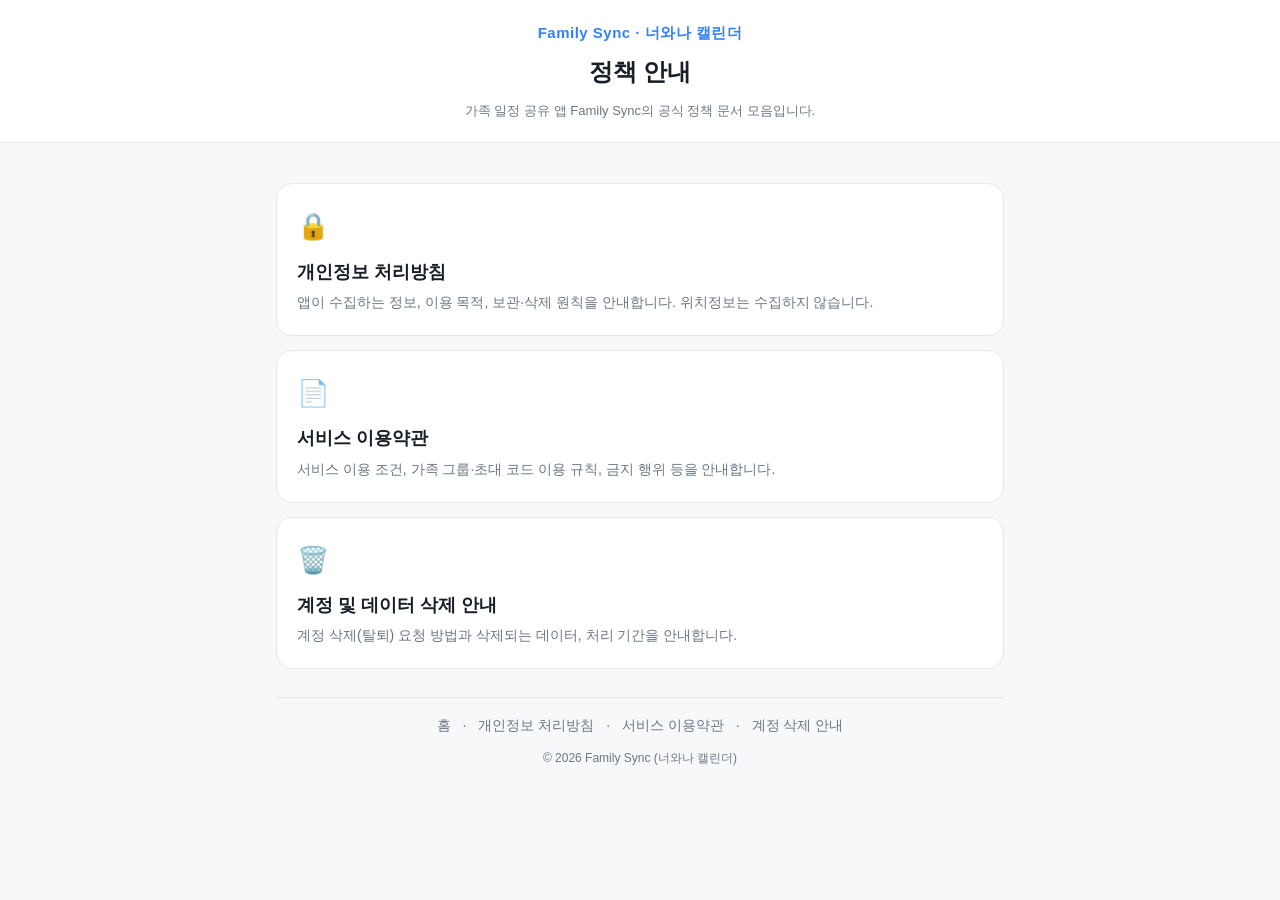
<file: index.html>
<!DOCTYPE html>
<html lang="ko">
<head>
<meta charset="utf-8">
<meta name="viewport" content="width=device-width, initial-scale=1">
<title>Family Sync (너와나 캘린더) 정책 안내</title>
<link rel="stylesheet" href="assets/style.css">
</head>
<body>
<header class="site">
  <div class="brand">Family Sync · 너와나 캘린더</div>
  <h1>정책 안내</h1>
  <div class="meta">가족 일정 공유 앱 Family Sync의 공식 정책 문서 모음입니다.</div>
</header>

<div class="container">
  <div class="cards">
    <a class="card" href="privacy-policy.html">
      <div class="icon">🔒</div>
      <h2>개인정보 처리방침</h2>
      <p>앱이 수집하는 정보, 이용 목적, 보관·삭제 원칙을 안내합니다. 위치정보는 수집하지 않습니다.</p>
    </a>
    <a class="card" href="terms-of-service.html">
      <div class="icon">📄</div>
      <h2>서비스 이용약관</h2>
      <p>서비스 이용 조건, 가족 그룹·초대 코드 이용 규칙, 금지 행위 등을 안내합니다.</p>
    </a>
    <a class="card" href="account-deletion.html">
      <div class="icon">🗑️</div>
      <h2>계정 및 데이터 삭제 안내</h2>
      <p>계정 삭제(탈퇴) 요청 방법과 삭제되는 데이터, 처리 기간을 안내합니다.</p>
    </a>
  </div>

  <footer class="site">
    <nav>
      <a href="index.html">홈</a> ·
      <a href="privacy-policy.html">개인정보 처리방침</a> ·
      <a href="terms-of-service.html">서비스 이용약관</a> ·
      <a href="account-deletion.html">계정 삭제 안내</a>
    </nav>
    <div class="copyright">© 2026 Family Sync (너와나 캘린더)</div>
  </footer>
</div>
</body>
</html>
</file>
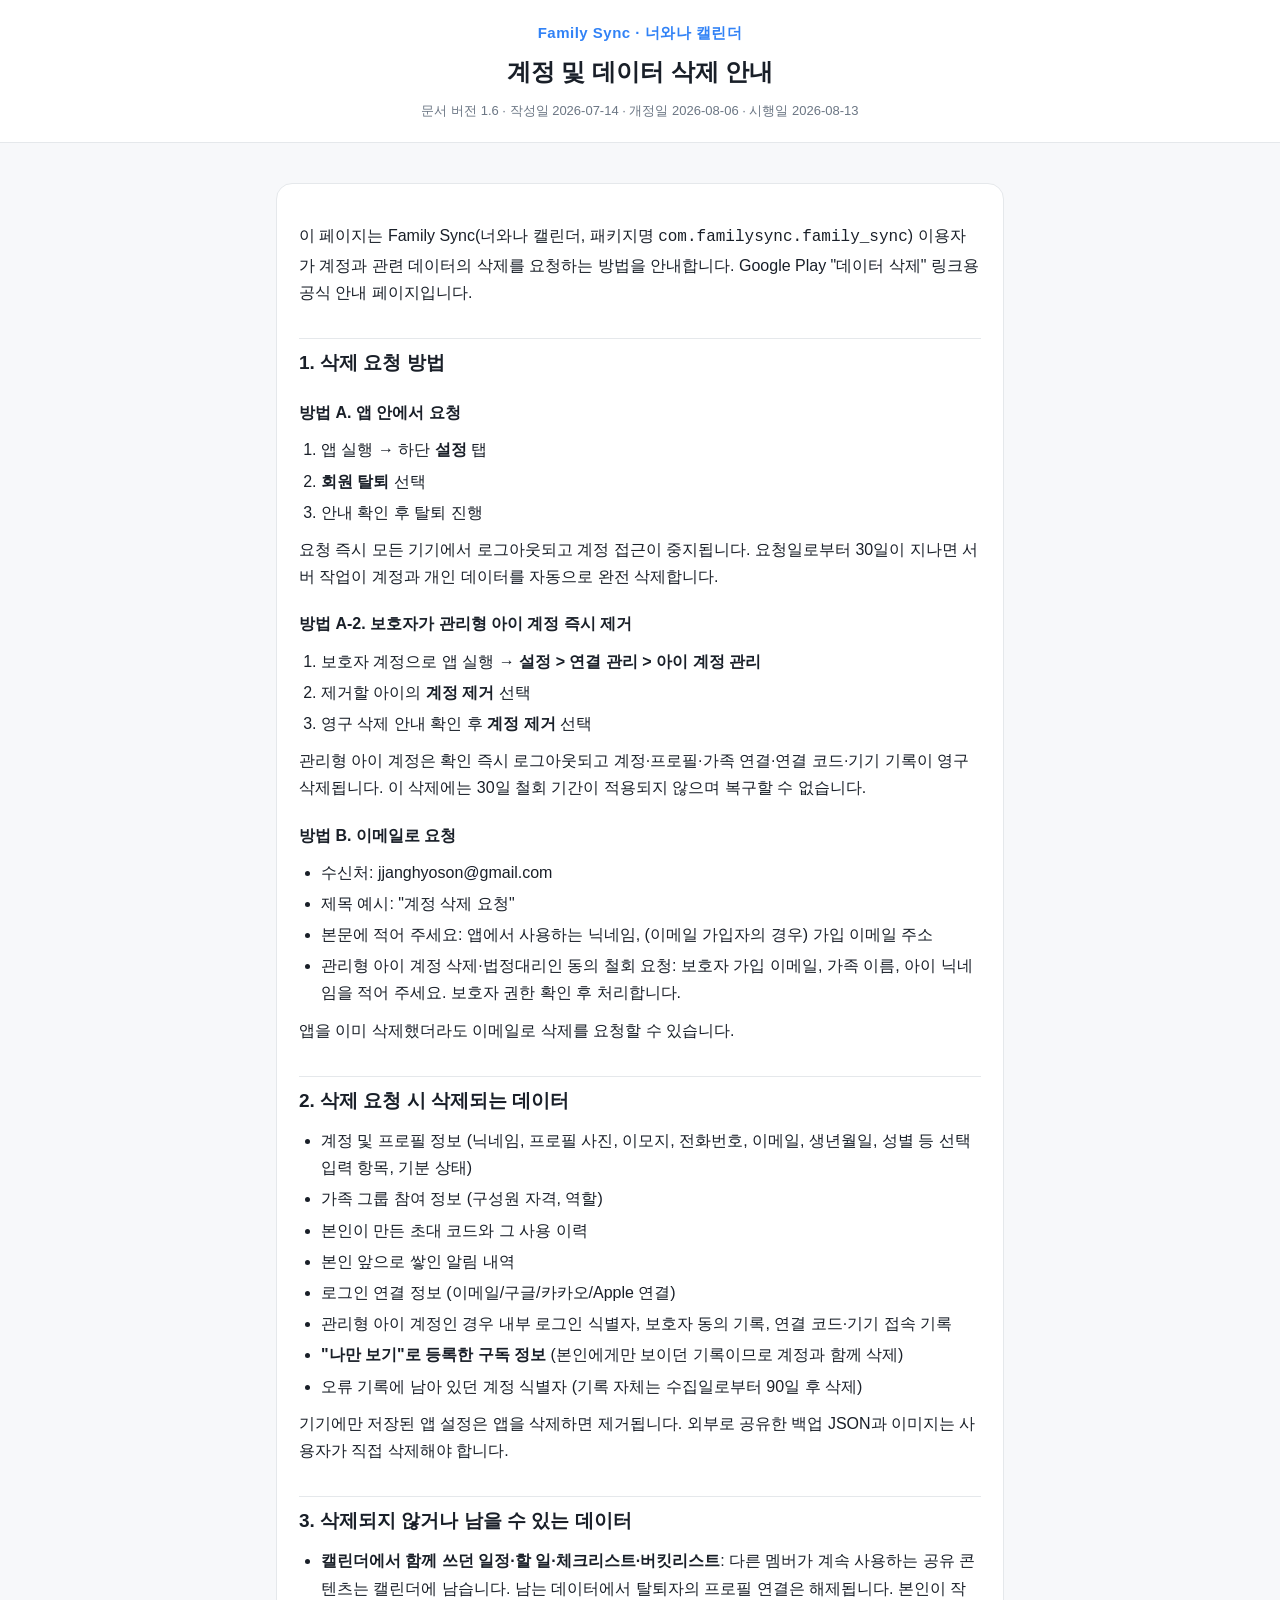
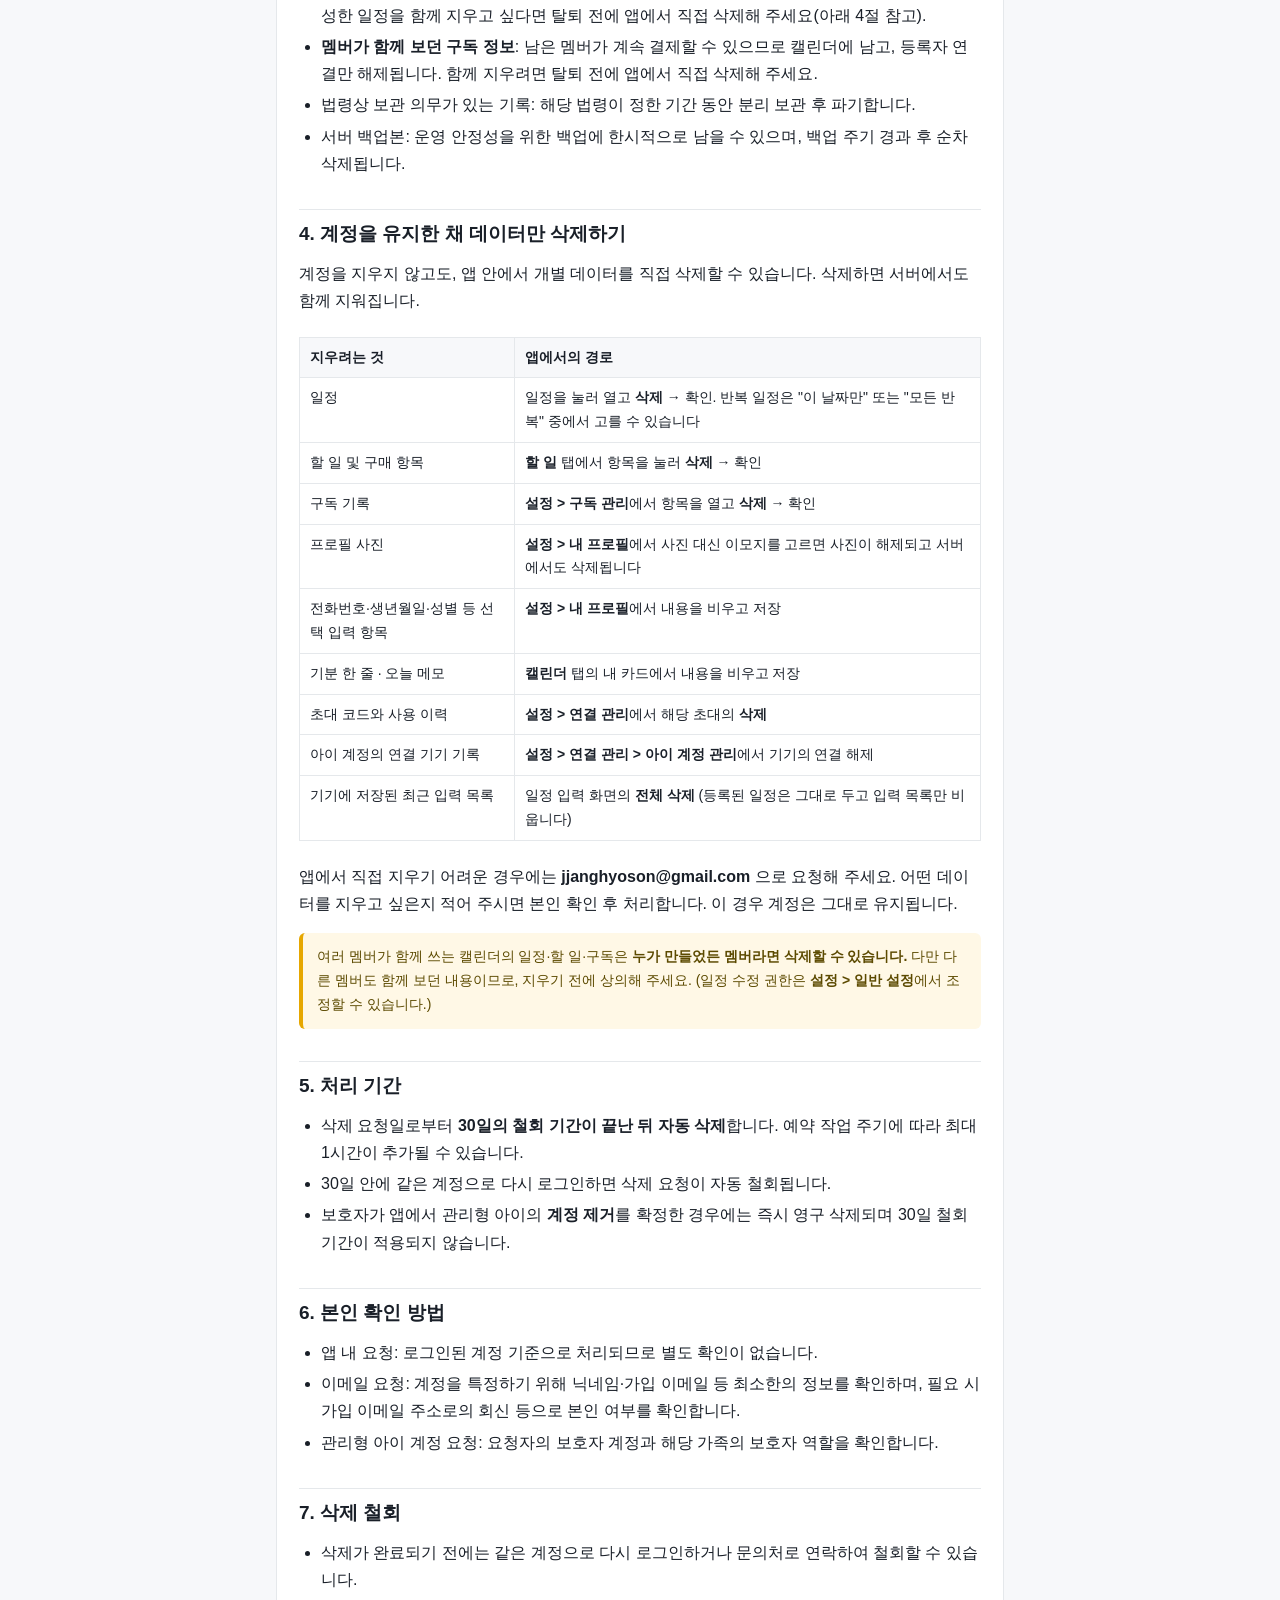
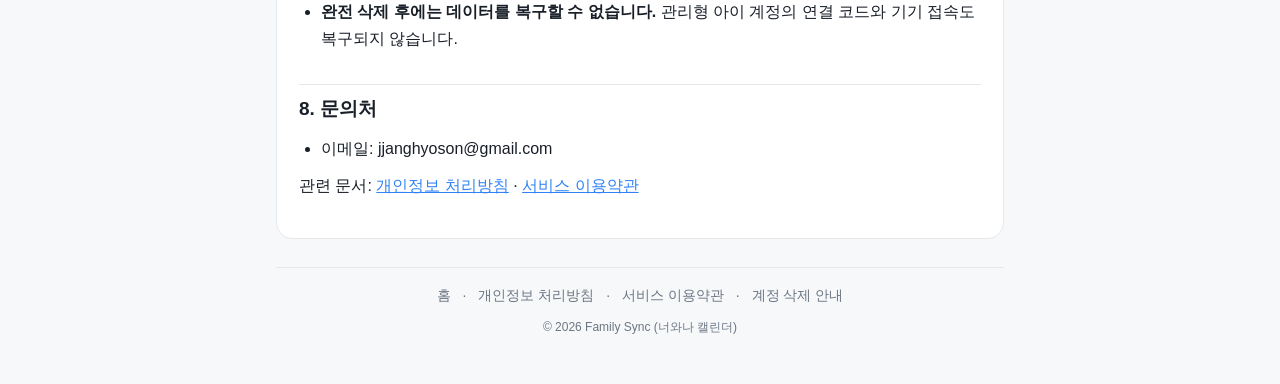
<file: account-deletion.html>
<!DOCTYPE html>
<html lang="ko">
<head>
<meta charset="utf-8">
<meta name="viewport" content="width=device-width, initial-scale=1">
<title>계정 및 데이터 삭제 안내 — Family Sync (너와나 캘린더)</title>
<link rel="stylesheet" href="assets/style.css">
</head>
<body>
<header class="site">
  <div class="brand">Family Sync · 너와나 캘린더</div>
  <h1>계정 및 데이터 삭제 안내</h1>
  <div class="meta">문서 버전 1.6 · 작성일 2026-07-14 · 개정일 2026-08-06 · 시행일 2026-08-13</div>
</header>

<div class="container">
<main class="doc">

<p>이 페이지는 Family Sync(너와나 캘린더, 패키지명 <code>com.familysync.family_sync</code>) 이용자가 계정과 관련 데이터의 삭제를 요청하는 방법을 안내합니다. Google Play "데이터 삭제" 링크용 공식 안내 페이지입니다.</p>

<h2>1. 삭제 요청 방법</h2>

<h3>방법 A. 앱 안에서 요청</h3>
<ol>
  <li>앱 실행 → 하단 <strong>설정</strong> 탭</li>
  <li><strong>회원 탈퇴</strong> 선택</li>
  <li>안내 확인 후 탈퇴 진행</li>
</ol>
<p>요청 즉시 모든 기기에서 로그아웃되고 계정 접근이 중지됩니다. 요청일로부터 30일이 지나면 서버 작업이 계정과 개인 데이터를 자동으로 완전 삭제합니다.</p>

<h3>방법 A-2. 보호자가 관리형 아이 계정 즉시 제거</h3>
<ol>
  <li>보호자 계정으로 앱 실행 → <strong>설정 &gt; 연결 관리 &gt; 아이 계정 관리</strong></li>
  <li>제거할 아이의 <strong>계정 제거</strong> 선택</li>
  <li>영구 삭제 안내 확인 후 <strong>계정 제거</strong> 선택</li>
</ol>
<p>관리형 아이 계정은 확인 즉시 로그아웃되고 계정·프로필·가족 연결·연결 코드·기기 기록이 영구 삭제됩니다. 이 삭제에는 30일 철회 기간이 적용되지 않으며 복구할 수 없습니다.</p>

<h3>방법 B. 이메일로 요청</h3>
<ul>
  <li>수신처: jjanghyoson@gmail.com</li>
  <li>제목 예시: "계정 삭제 요청"</li>
  <li>본문에 적어 주세요: 앱에서 사용하는 닉네임, (이메일 가입자의 경우) 가입 이메일 주소</li>
  <li>관리형 아이 계정 삭제·법정대리인 동의 철회 요청: 보호자 가입 이메일, 가족 이름, 아이 닉네임을 적어 주세요. 보호자 권한 확인 후 처리합니다.</li>
</ul>
<p>앱을 이미 삭제했더라도 이메일로 삭제를 요청할 수 있습니다.</p>

<h2>2. 삭제 요청 시 삭제되는 데이터</h2>
<ul>
  <li>계정 및 프로필 정보 (닉네임, 프로필 사진, 이모지, 전화번호, 이메일, 생년월일, 성별 등 선택 입력 항목, 기분 상태)</li>
  <li>가족 그룹 참여 정보 (구성원 자격, 역할)</li>
  <li>본인이 만든 초대 코드와 그 사용 이력</li>
  <li>본인 앞으로 쌓인 알림 내역</li>
  <li>로그인 연결 정보 (이메일/구글/카카오/Apple 연결)</li>
  <li>관리형 아이 계정인 경우 내부 로그인 식별자, 보호자 동의 기록, 연결 코드·기기 접속 기록</li>
  <li><strong>"나만 보기"로 등록한 구독 정보</strong> (본인에게만 보이던 기록이므로 계정과 함께 삭제)</li>
  <li>오류 기록에 남아 있던 계정 식별자 (기록 자체는 수집일로부터 90일 후 삭제)</li>
</ul>
<p>기기에만 저장된 앱 설정은 앱을 삭제하면 제거됩니다. 외부로 공유한 백업 JSON과 이미지는 사용자가 직접 삭제해야 합니다.</p>

<h2>3. 삭제되지 않거나 남을 수 있는 데이터</h2>
<ul>
  <li><strong>캘린더에서 함께 쓰던 일정·할 일·체크리스트·버킷리스트</strong>: 다른 멤버가 계속 사용하는 공유 콘텐츠는 캘린더에 남습니다. 남는 데이터에서 탈퇴자의 프로필 연결은 해제됩니다. 본인이 작성한 일정을 함께 지우고 싶다면 탈퇴 전에 앱에서 직접 삭제해 주세요(아래 4절 참고).</li>
  <li><strong>멤버가 함께 보던 구독 정보</strong>: 남은 멤버가 계속 결제할 수 있으므로 캘린더에 남고, 등록자 연결만 해제됩니다. 함께 지우려면 탈퇴 전에 앱에서 직접 삭제해 주세요.</li>
  <li>법령상 보관 의무가 있는 기록: 해당 법령이 정한 기간 동안 분리 보관 후 파기합니다.</li>
  <li>서버 백업본: 운영 안정성을 위한 백업에 한시적으로 남을 수 있으며, 백업 주기 경과 후 순차 삭제됩니다.</li>
</ul>

<h2>4. 계정을 유지한 채 데이터만 삭제하기</h2>
<p>계정을 지우지 않고도, 앱 안에서 개별 데이터를 직접 삭제할 수 있습니다. 삭제하면 서버에서도 함께 지워집니다.</p>
<div class="table-wrap">
<table>
  <thead>
    <tr><th>지우려는 것</th><th>앱에서의 경로</th></tr>
  </thead>
  <tbody>
    <tr><td>일정</td><td>일정을 눌러 열고 <strong>삭제</strong> → 확인. 반복 일정은 "이 날짜만" 또는 "모든 반복" 중에서 고를 수 있습니다</td></tr>
    <tr><td>할 일 및 구매 항목</td><td><strong>할 일</strong> 탭에서 항목을 눌러 <strong>삭제</strong> → 확인</td></tr>
    <tr><td>구독 기록</td><td><strong>설정 &gt; 구독 관리</strong>에서 항목을 열고 <strong>삭제</strong> → 확인</td></tr>
    <tr><td>프로필 사진</td><td><strong>설정 &gt; 내 프로필</strong>에서 사진 대신 이모지를 고르면 사진이 해제되고 서버에서도 삭제됩니다</td></tr>
    <tr><td>전화번호·생년월일·성별 등 선택 입력 항목</td><td><strong>설정 &gt; 내 프로필</strong>에서 내용을 비우고 저장</td></tr>
    <tr><td>기분 한 줄 · 오늘 메모</td><td><strong>캘린더</strong> 탭의 내 카드에서 내용을 비우고 저장</td></tr>
    <tr><td>초대 코드와 사용 이력</td><td><strong>설정 &gt; 연결 관리</strong>에서 해당 초대의 <strong>삭제</strong></td></tr>
    <tr><td>아이 계정의 연결 기기 기록</td><td><strong>설정 &gt; 연결 관리 &gt; 아이 계정 관리</strong>에서 기기의 연결 해제</td></tr>
    <tr><td>기기에 저장된 최근 입력 목록</td><td>일정 입력 화면의 <strong>전체 삭제</strong> (등록된 일정은 그대로 두고 입력 목록만 비웁니다)</td></tr>
  </tbody>
</table>
</div>
<p>앱에서 직접 지우기 어려운 경우에는 <strong>jjanghyoson@gmail.com</strong> 으로 요청해 주세요. 어떤 데이터를 지우고 싶은지 적어 주시면 본인 확인 후 처리합니다. 이 경우 계정은 그대로 유지됩니다.</p>
<blockquote>여러 멤버가 함께 쓰는 캘린더의 일정·할 일·구독은 <strong>누가 만들었든 멤버라면 삭제할 수 있습니다.</strong> 다만 다른 멤버도 함께 보던 내용이므로, 지우기 전에 상의해 주세요. (일정 수정 권한은 <strong>설정 &gt; 일반 설정</strong>에서 조정할 수 있습니다.)</blockquote>

<h2>5. 처리 기간</h2>
<ul>
  <li>삭제 요청일로부터 <strong>30일의 철회 기간이 끝난 뒤 자동 삭제</strong>합니다. 예약 작업 주기에 따라 최대 1시간이 추가될 수 있습니다.</li>
  <li>30일 안에 같은 계정으로 다시 로그인하면 삭제 요청이 자동 철회됩니다.</li>
  <li>보호자가 앱에서 관리형 아이의 <strong>계정 제거</strong>를 확정한 경우에는 즉시 영구 삭제되며 30일 철회 기간이 적용되지 않습니다.</li>
</ul>

<h2>6. 본인 확인 방법</h2>
<ul>
  <li>앱 내 요청: 로그인된 계정 기준으로 처리되므로 별도 확인이 없습니다.</li>
  <li>이메일 요청: 계정을 특정하기 위해 닉네임·가입 이메일 등 최소한의 정보를 확인하며, 필요 시 가입 이메일 주소로의 회신 등으로 본인 여부를 확인합니다.</li>
  <li>관리형 아이 계정 요청: 요청자의 보호자 계정과 해당 가족의 보호자 역할을 확인합니다.</li>
</ul>

<h2>7. 삭제 철회</h2>
<ul>
  <li>삭제가 완료되기 전에는 같은 계정으로 다시 로그인하거나 문의처로 연락하여 철회할 수 있습니다.</li>
  <li><strong>완전 삭제 후에는 데이터를 복구할 수 없습니다.</strong> 관리형 아이 계정의 연결 코드와 기기 접속도 복구되지 않습니다.</li>
</ul>

<h2>8. 문의처</h2>
<ul>
  <li>이메일: jjanghyoson@gmail.com</li>
</ul>
<p>관련 문서: <a href="privacy-policy.html">개인정보 처리방침</a> · <a href="terms-of-service.html">서비스 이용약관</a></p>

</main>

<footer class="site">
  <nav>
    <a href="index.html">홈</a> ·
    <a href="privacy-policy.html">개인정보 처리방침</a> ·
    <a href="terms-of-service.html">서비스 이용약관</a> ·
    <a href="account-deletion.html">계정 삭제 안내</a>
  </nav>
  <div class="copyright">© 2026 Family Sync (너와나 캘린더)</div>
</footer>
</div>
</body>
</html>
</file>
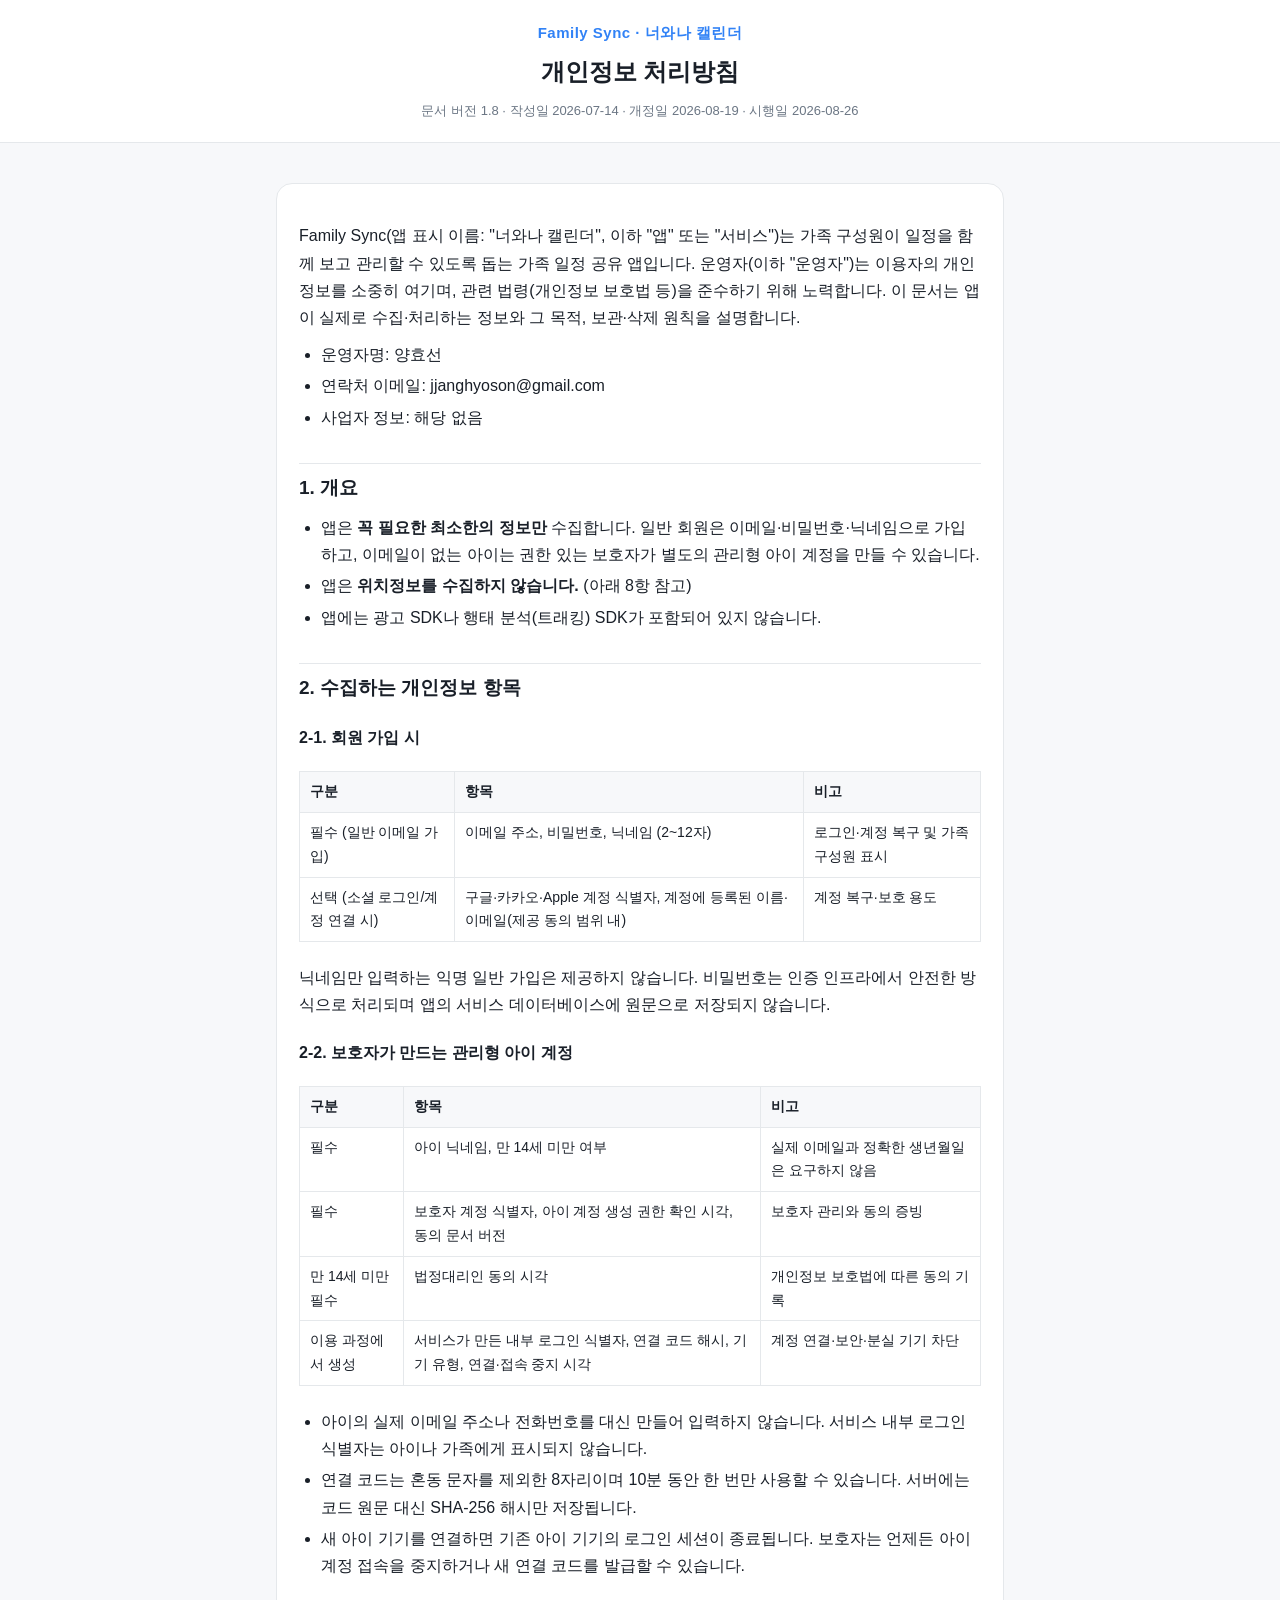
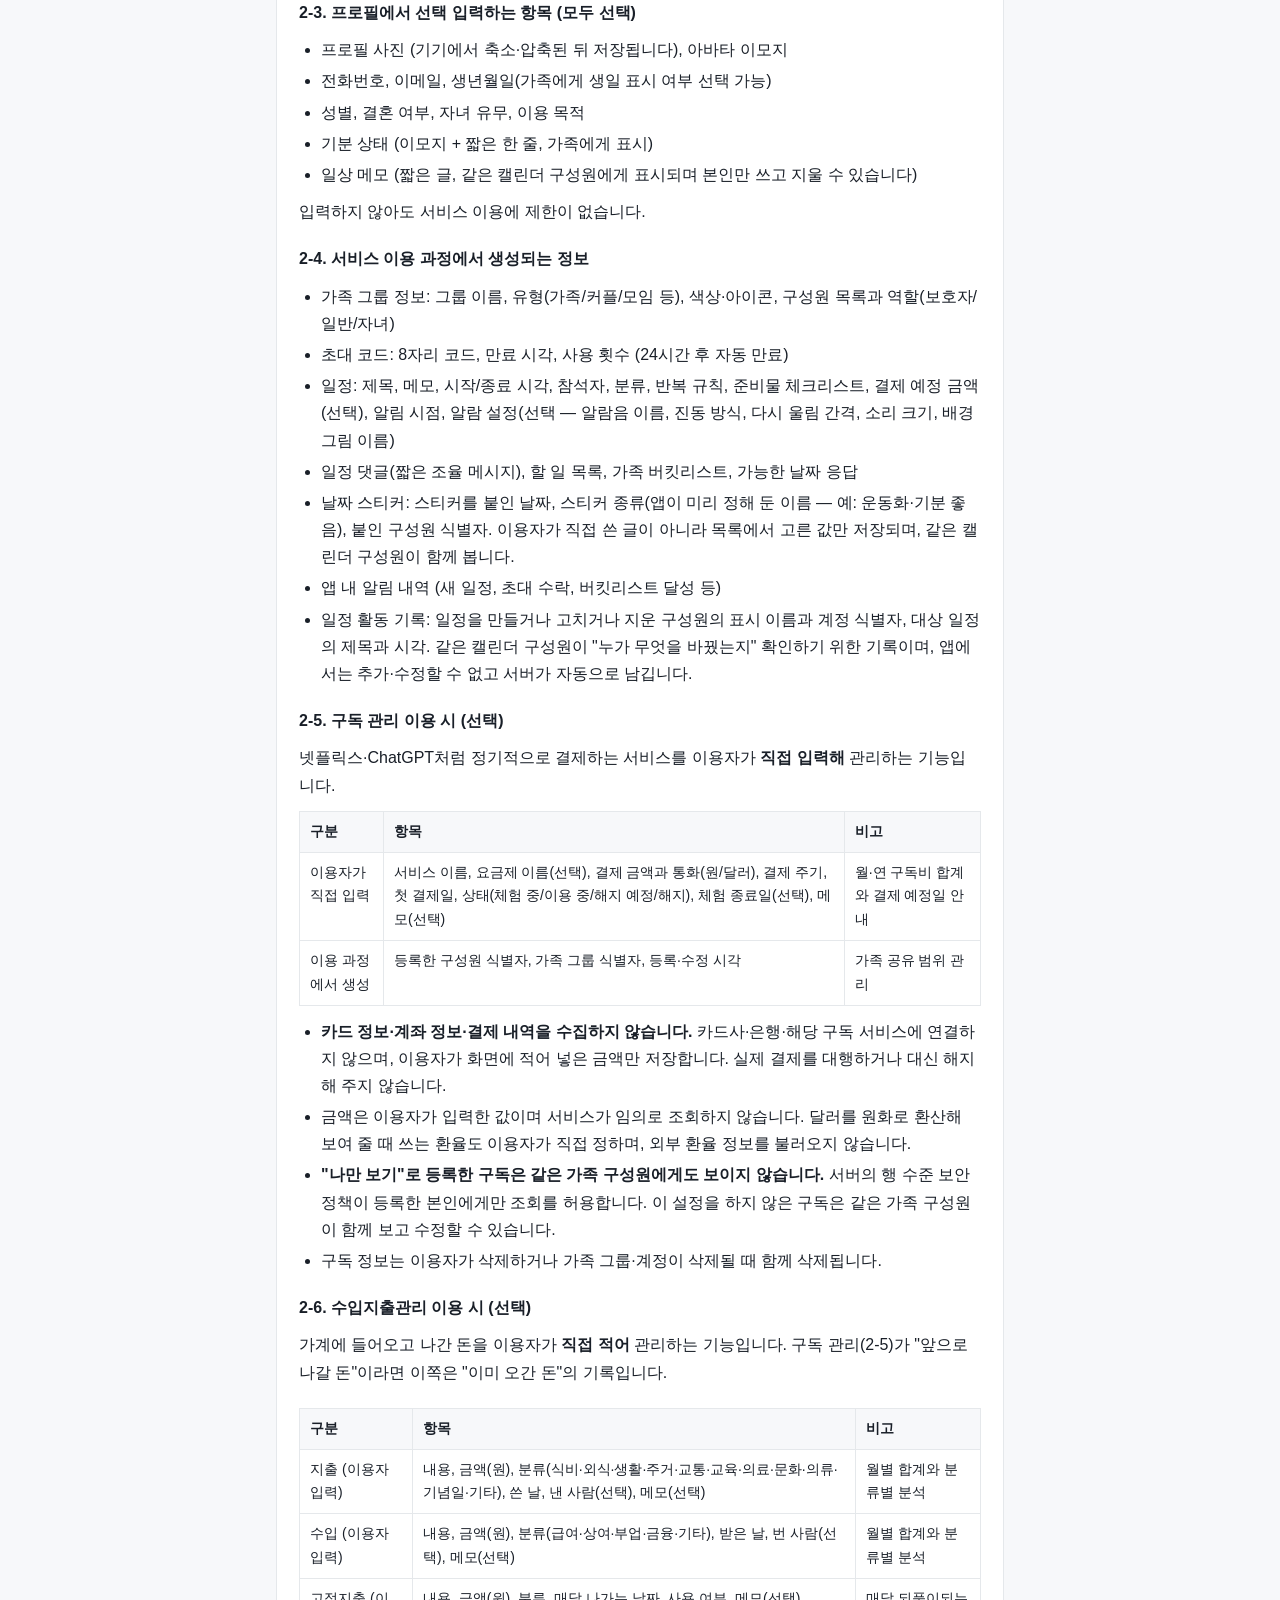
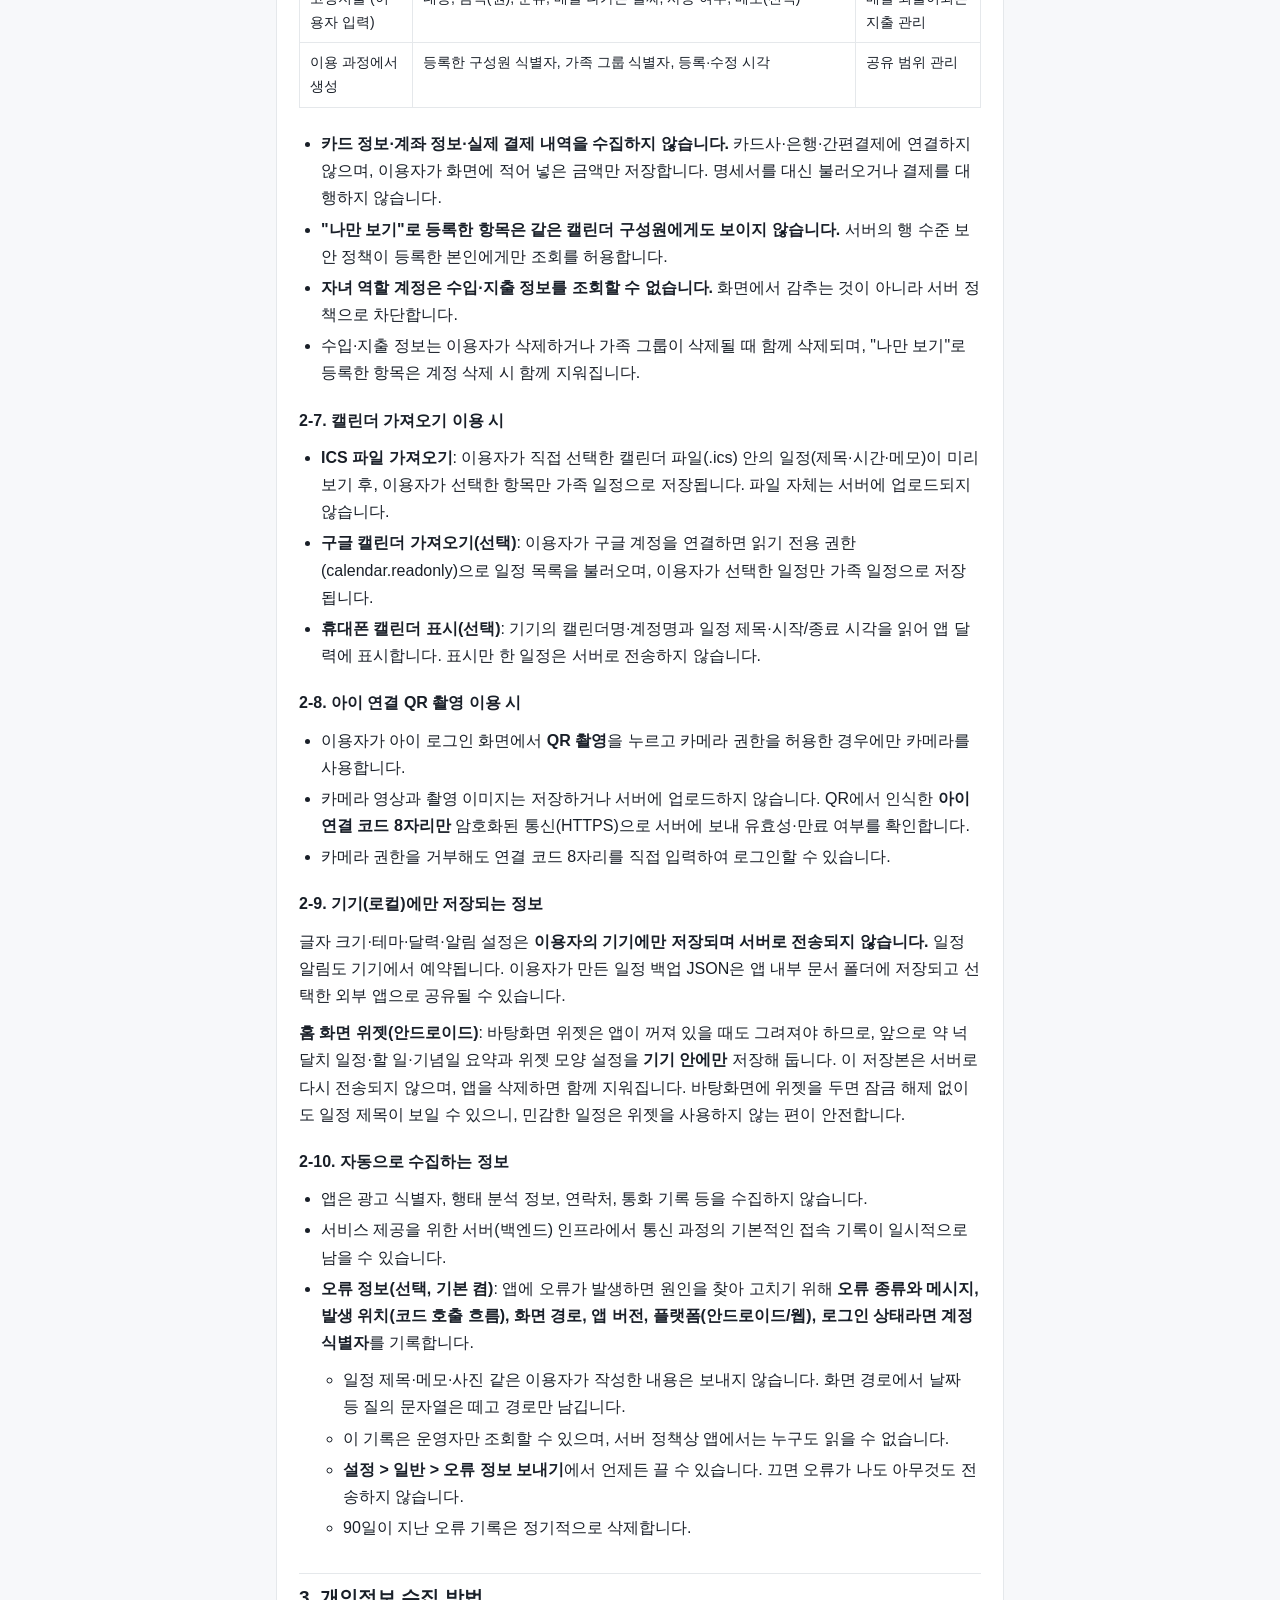
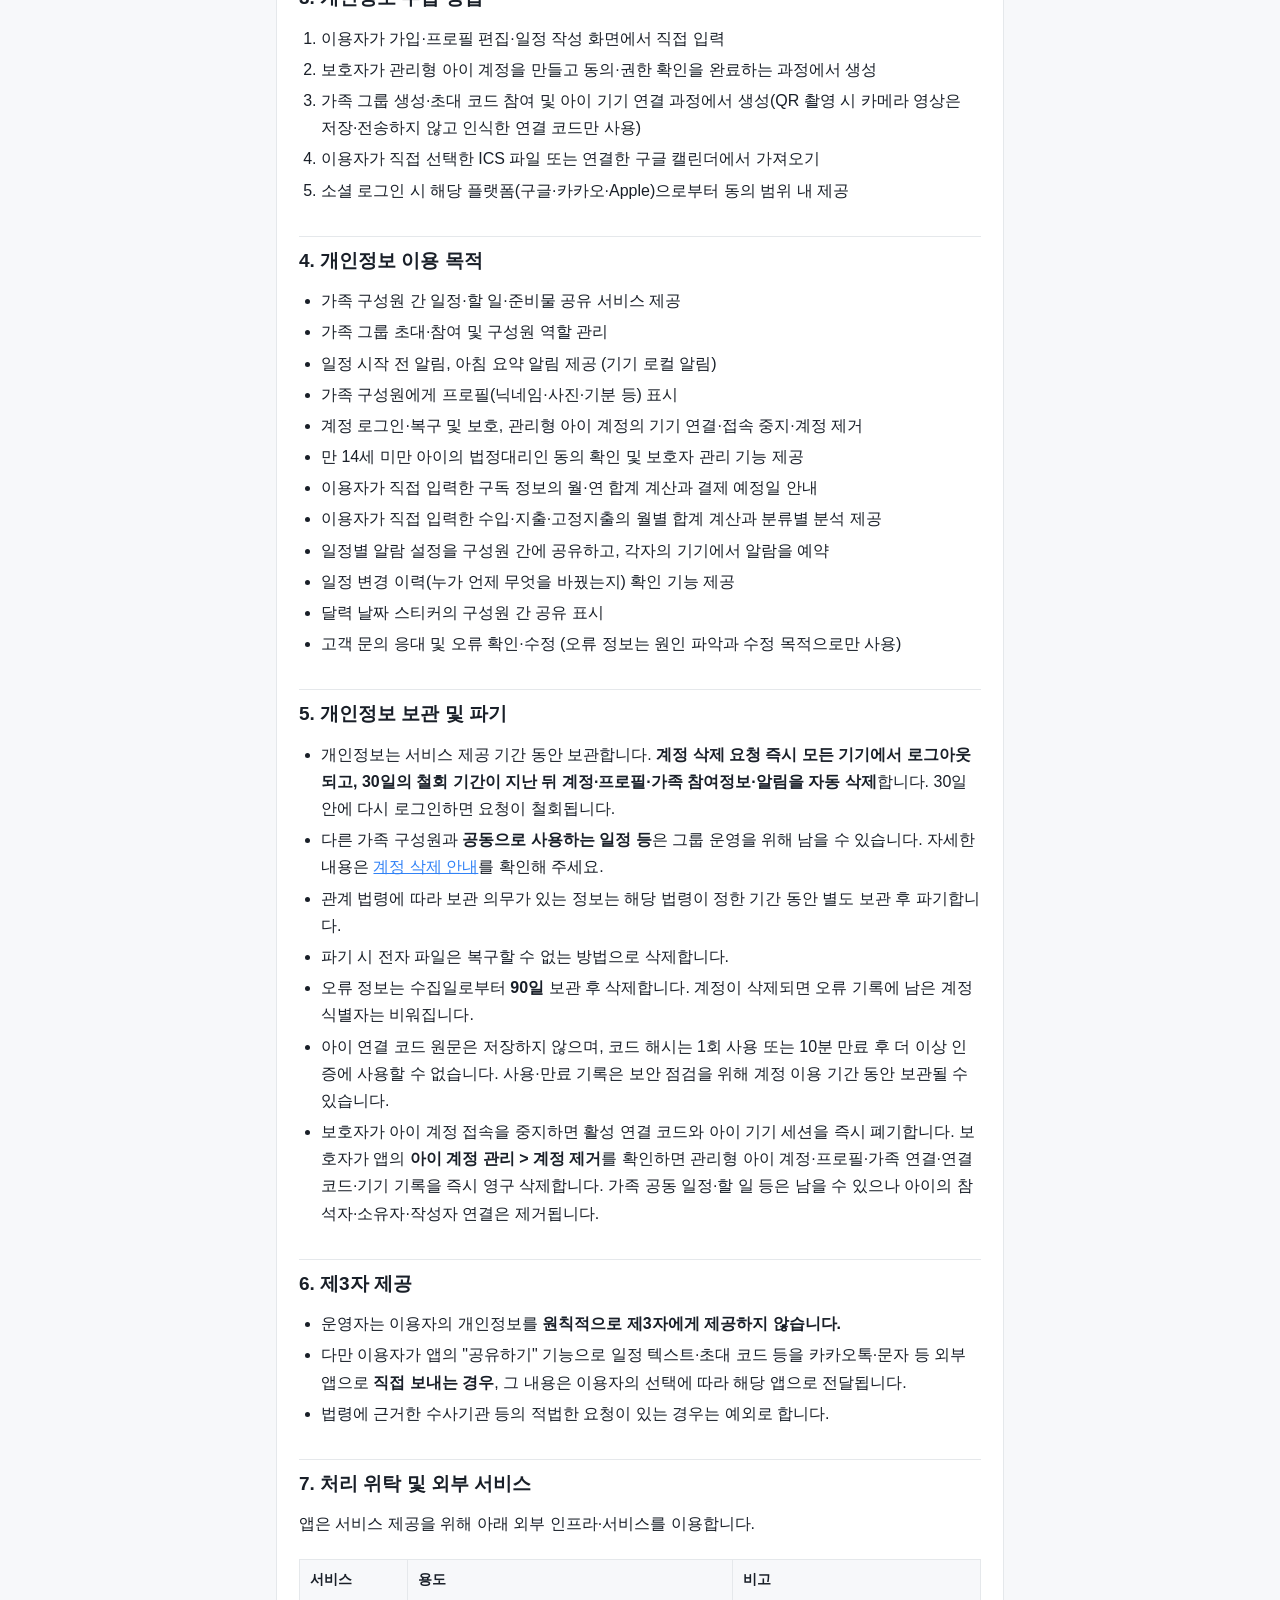
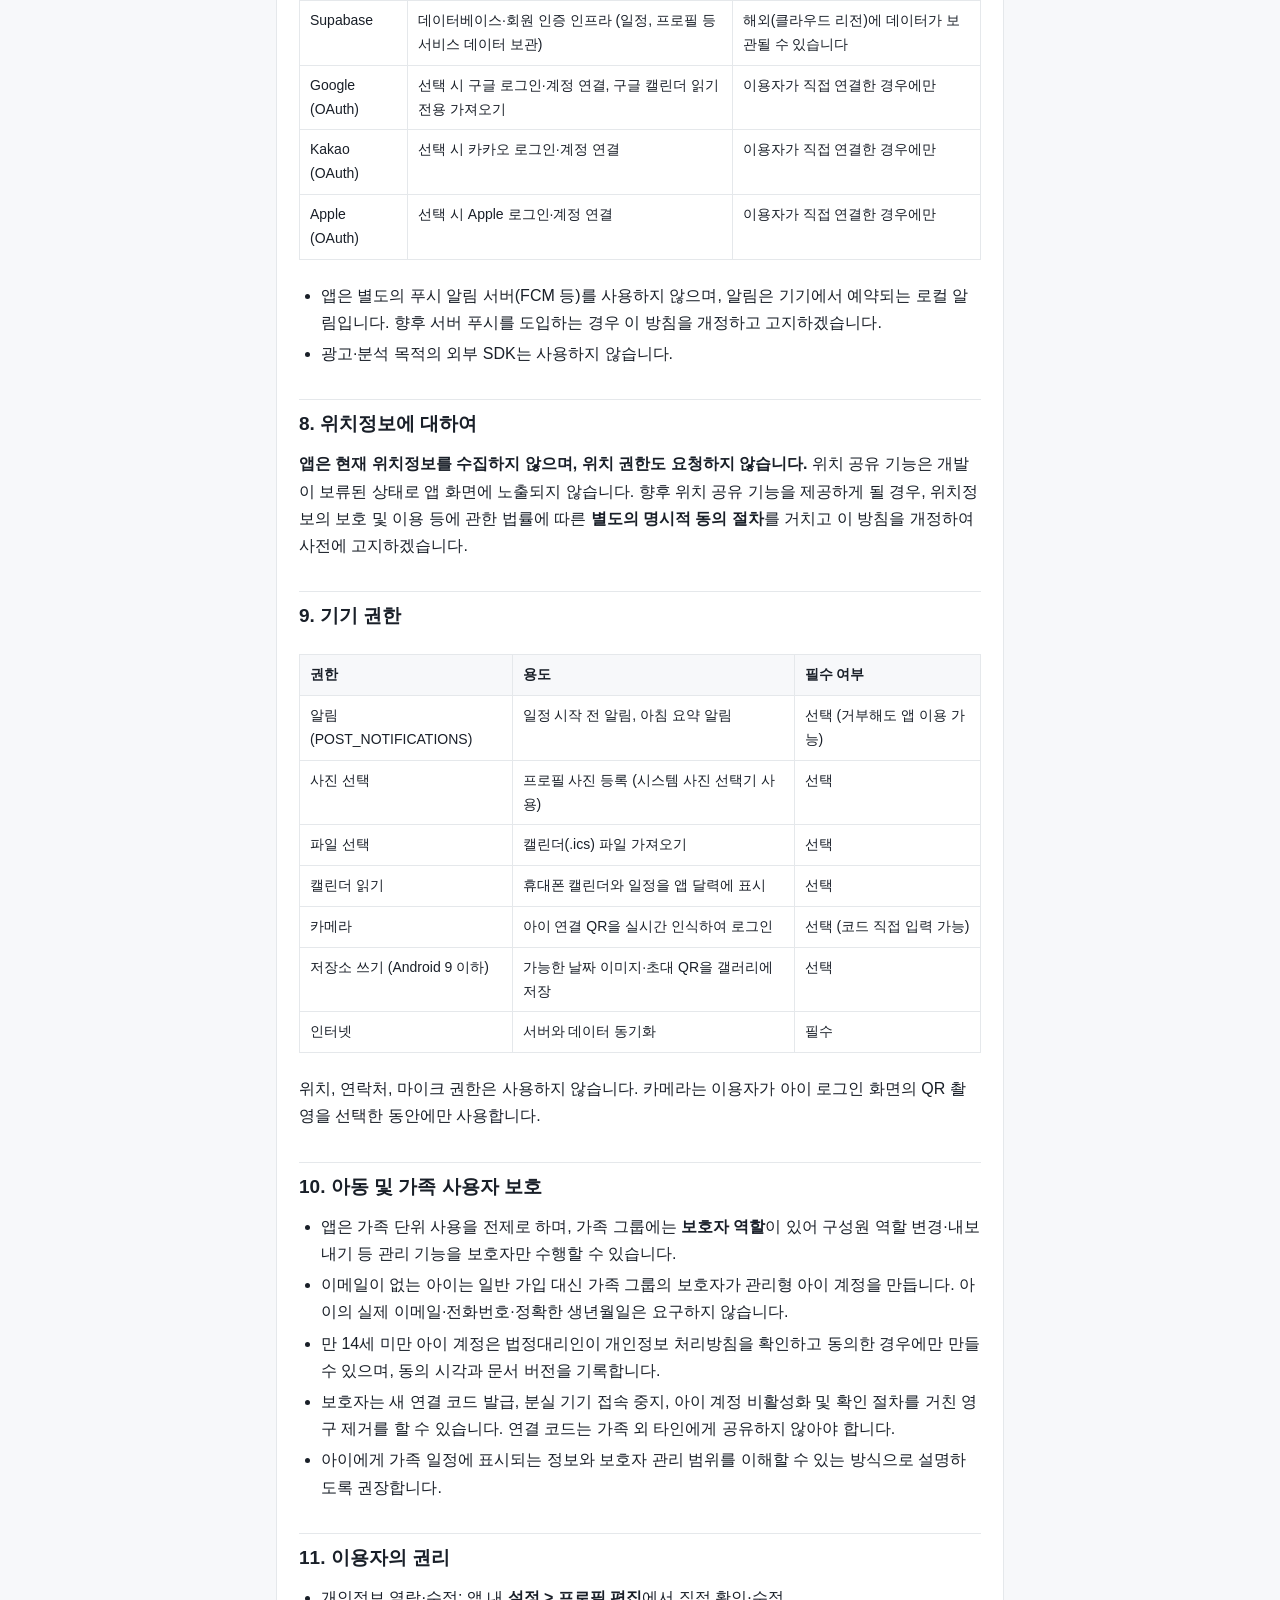
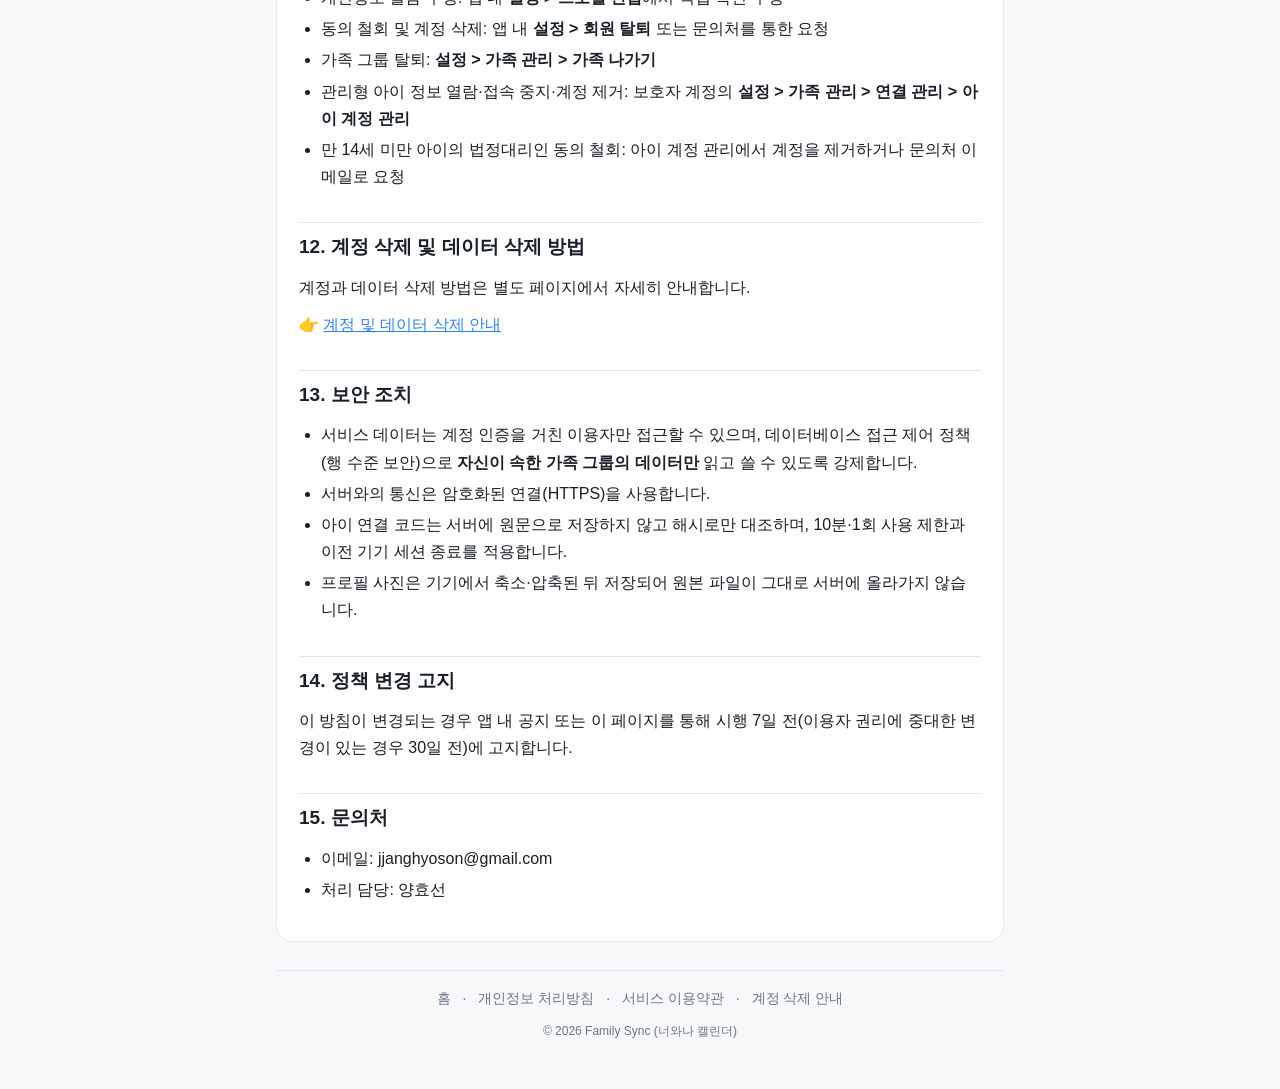
<file: privacy-policy.html>
<!DOCTYPE html>
<html lang="ko">
<head>
<meta charset="utf-8">
<meta name="viewport" content="width=device-width, initial-scale=1">
<title>개인정보 처리방침 — Family Sync (너와나 캘린더)</title>
<link rel="stylesheet" href="assets/style.css">
</head>
<body>
<header class="site">
  <div class="brand">Family Sync · 너와나 캘린더</div>
  <h1>개인정보 처리방침</h1>
  <div class="meta">문서 버전 1.8 · 작성일 2026-07-14 · 개정일 2026-08-19 · 시행일 2026-08-26</div>
</header>

<div class="container">
<main class="doc">

<p>Family Sync(앱 표시 이름: "너와나 캘린더", 이하 "앱" 또는 "서비스")는 가족 구성원이 일정을 함께 보고 관리할 수 있도록 돕는 가족 일정 공유 앱입니다. 운영자(이하 "운영자")는 이용자의 개인정보를 소중히 여기며, 관련 법령(개인정보 보호법 등)을 준수하기 위해 노력합니다. 이 문서는 앱이 실제로 수집·처리하는 정보와 그 목적, 보관·삭제 원칙을 설명합니다.</p>
<ul>
  <li>운영자명: 양효선</li>
  <li>연락처 이메일: jjanghyoson@gmail.com</li>
  <li>사업자 정보: 해당 없음</li>
</ul>

<h2>1. 개요</h2>
<ul>
  <li>앱은 <strong>꼭 필요한 최소한의 정보만</strong> 수집합니다. 일반 회원은 이메일·비밀번호·닉네임으로 가입하고, 이메일이 없는 아이는 권한 있는 보호자가 별도의 관리형 아이 계정을 만들 수 있습니다.</li>
  <li>앱은 <strong>위치정보를 수집하지 않습니다.</strong> (아래 8항 참고)</li>
  <li>앱에는 광고 SDK나 행태 분석(트래킹) SDK가 포함되어 있지 않습니다.</li>
</ul>

<h2>2. 수집하는 개인정보 항목</h2>

<h3>2-1. 회원 가입 시</h3>
<div class="table-wrap">
<table>
  <tr><th>구분</th><th>항목</th><th>비고</th></tr>
  <tr><td>필수 (일반 이메일 가입)</td><td>이메일 주소, 비밀번호, 닉네임 (2~12자)</td><td>로그인·계정 복구 및 가족 구성원 표시</td></tr>
  <tr><td>선택 (소셜 로그인/계정 연결 시)</td><td>구글·카카오·Apple 계정 식별자, 계정에 등록된 이름·이메일(제공 동의 범위 내)</td><td>계정 복구·보호 용도</td></tr>
</table>
</div>
<p>닉네임만 입력하는 익명 일반 가입은 제공하지 않습니다. 비밀번호는 인증 인프라에서 안전한 방식으로 처리되며 앱의 서비스 데이터베이스에 원문으로 저장되지 않습니다.</p>

<h3>2-2. 보호자가 만드는 관리형 아이 계정</h3>
<div class="table-wrap">
<table>
  <tr><th>구분</th><th>항목</th><th>비고</th></tr>
  <tr><td>필수</td><td>아이 닉네임, 만 14세 미만 여부</td><td>실제 이메일과 정확한 생년월일은 요구하지 않음</td></tr>
  <tr><td>필수</td><td>보호자 계정 식별자, 아이 계정 생성 권한 확인 시각, 동의 문서 버전</td><td>보호자 관리와 동의 증빙</td></tr>
  <tr><td>만 14세 미만 필수</td><td>법정대리인 동의 시각</td><td>개인정보 보호법에 따른 동의 기록</td></tr>
  <tr><td>이용 과정에서 생성</td><td>서비스가 만든 내부 로그인 식별자, 연결 코드 해시, 기기 유형, 연결·접속 중지 시각</td><td>계정 연결·보안·분실 기기 차단</td></tr>
</table>
</div>
<ul>
  <li>아이의 실제 이메일 주소나 전화번호를 대신 만들어 입력하지 않습니다. 서비스 내부 로그인 식별자는 아이나 가족에게 표시되지 않습니다.</li>
  <li>연결 코드는 혼동 문자를 제외한 8자리이며 10분 동안 한 번만 사용할 수 있습니다. 서버에는 코드 원문 대신 SHA-256 해시만 저장됩니다.</li>
  <li>새 아이 기기를 연결하면 기존 아이 기기의 로그인 세션이 종료됩니다. 보호자는 언제든 아이 계정 접속을 중지하거나 새 연결 코드를 발급할 수 있습니다.</li>
</ul>

<h3>2-3. 프로필에서 선택 입력하는 항목 (모두 선택)</h3>
<ul>
  <li>프로필 사진 (기기에서 축소·압축된 뒤 저장됩니다), 아바타 이모지</li>
  <li>전화번호, 이메일, 생년월일(가족에게 생일 표시 여부 선택 가능)</li>
  <li>성별, 결혼 여부, 자녀 유무, 이용 목적</li>
  <li>기분 상태 (이모지 + 짧은 한 줄, 가족에게 표시)</li>
  <li>일상 메모 (짧은 글, 같은 캘린더 구성원에게 표시되며 본인만 쓰고 지울 수 있습니다)</li>
</ul>
<p>입력하지 않아도 서비스 이용에 제한이 없습니다.</p>

<h3>2-4. 서비스 이용 과정에서 생성되는 정보</h3>
<ul>
  <li>가족 그룹 정보: 그룹 이름, 유형(가족/커플/모임 등), 색상·아이콘, 구성원 목록과 역할(보호자/일반/자녀)</li>
  <li>초대 코드: 8자리 코드, 만료 시각, 사용 횟수 (24시간 후 자동 만료)</li>
  <li>일정: 제목, 메모, 시작/종료 시각, 참석자, 분류, 반복 규칙, 준비물 체크리스트, 결제 예정 금액(선택), 알림 시점, 알람 설정(선택 — 알람음 이름, 진동 방식, 다시 울림 간격, 소리 크기, 배경 그림 이름)</li>
  <li>일정 댓글(짧은 조율 메시지), 할 일 목록, 가족 버킷리스트, 가능한 날짜 응답</li>
  <li>날짜 스티커: 스티커를 붙인 날짜, 스티커 종류(앱이 미리 정해 둔 이름 — 예: 운동화·기분 좋음), 붙인 구성원 식별자. 이용자가 직접 쓴 글이 아니라 목록에서 고른 값만 저장되며, 같은 캘린더 구성원이 함께 봅니다.</li>
  <li>앱 내 알림 내역 (새 일정, 초대 수락, 버킷리스트 달성 등)</li>
  <li>일정 활동 기록: 일정을 만들거나 고치거나 지운 구성원의 표시 이름과 계정 식별자, 대상 일정의 제목과 시각. 같은 캘린더 구성원이 "누가 무엇을 바꿨는지" 확인하기 위한 기록이며, 앱에서는 추가·수정할 수 없고 서버가 자동으로 남깁니다.</li>
</ul>

<h3>2-5. 구독 관리 이용 시 (선택)</h3>
<p>넷플릭스·ChatGPT처럼 정기적으로 결제하는 서비스를 이용자가 <strong>직접 입력해</strong> 관리하는 기능입니다.</p>
<table>
  <thead><tr><th>구분</th><th>항목</th><th>비고</th></tr></thead>
  <tbody>
    <tr><td>이용자가 직접 입력</td><td>서비스 이름, 요금제 이름(선택), 결제 금액과 통화(원/달러), 결제 주기, 첫 결제일, 상태(체험 중/이용 중/해지 예정/해지), 체험 종료일(선택), 메모(선택)</td><td>월·연 구독비 합계와 결제 예정일 안내</td></tr>
    <tr><td>이용 과정에서 생성</td><td>등록한 구성원 식별자, 가족 그룹 식별자, 등록·수정 시각</td><td>가족 공유 범위 관리</td></tr>
  </tbody>
</table>
<ul>
  <li><strong>카드 정보·계좌 정보·결제 내역을 수집하지 않습니다.</strong> 카드사·은행·해당 구독 서비스에 연결하지 않으며, 이용자가 화면에 적어 넣은 금액만 저장합니다. 실제 결제를 대행하거나 대신 해지해 주지 않습니다.</li>
  <li>금액은 이용자가 입력한 값이며 서비스가 임의로 조회하지 않습니다. 달러를 원화로 환산해 보여 줄 때 쓰는 환율도 이용자가 직접 정하며, 외부 환율 정보를 불러오지 않습니다.</li>
  <li><strong>"나만 보기"로 등록한 구독은 같은 가족 구성원에게도 보이지 않습니다.</strong> 서버의 행 수준 보안 정책이 등록한 본인에게만 조회를 허용합니다. 이 설정을 하지 않은 구독은 같은 가족 구성원이 함께 보고 수정할 수 있습니다.</li>
  <li>구독 정보는 이용자가 삭제하거나 가족 그룹·계정이 삭제될 때 함께 삭제됩니다.</li>
</ul>

<h3>2-6. 수입지출관리 이용 시 (선택)</h3>
<p>가계에 들어오고 나간 돈을 이용자가 <strong>직접 적어</strong> 관리하는 기능입니다. 구독 관리(2-5)가 "앞으로 나갈 돈"이라면 이쪽은 "이미 오간 돈"의 기록입니다.</p>
<div class="table-wrap">
<table>
  <thead><tr><th>구분</th><th>항목</th><th>비고</th></tr></thead>
  <tbody>
    <tr><td>지출 (이용자 입력)</td><td>내용, 금액(원), 분류(식비·외식·생활·주거·교통·교육·의료·문화·의류·기념일·기타), 쓴 날, 낸 사람(선택), 메모(선택)</td><td>월별 합계와 분류별 분석</td></tr>
    <tr><td>수입 (이용자 입력)</td><td>내용, 금액(원), 분류(급여·상여·부업·금융·기타), 받은 날, 번 사람(선택), 메모(선택)</td><td>월별 합계와 분류별 분석</td></tr>
    <tr><td>고정지출 (이용자 입력)</td><td>내용, 금액(원), 분류, 매달 나가는 날짜, 사용 여부, 메모(선택)</td><td>매달 되풀이되는 지출 관리</td></tr>
    <tr><td>이용 과정에서 생성</td><td>등록한 구성원 식별자, 가족 그룹 식별자, 등록·수정 시각</td><td>공유 범위 관리</td></tr>
  </tbody>
</table>
</div>
<ul>
  <li><strong>카드 정보·계좌 정보·실제 결제 내역을 수집하지 않습니다.</strong> 카드사·은행·간편결제에 연결하지 않으며, 이용자가 화면에 적어 넣은 금액만 저장합니다. 명세서를 대신 불러오거나 결제를 대행하지 않습니다.</li>
  <li><strong>"나만 보기"로 등록한 항목은 같은 캘린더 구성원에게도 보이지 않습니다.</strong> 서버의 행 수준 보안 정책이 등록한 본인에게만 조회를 허용합니다.</li>
  <li><strong>자녀 역할 계정은 수입·지출 정보를 조회할 수 없습니다.</strong> 화면에서 감추는 것이 아니라 서버 정책으로 차단합니다.</li>
  <li>수입·지출 정보는 이용자가 삭제하거나 가족 그룹이 삭제될 때 함께 삭제되며, "나만 보기"로 등록한 항목은 계정 삭제 시 함께 지워집니다.</li>
</ul>

<h3>2-7. 캘린더 가져오기 이용 시</h3>
<ul>
  <li><strong>ICS 파일 가져오기</strong>: 이용자가 직접 선택한 캘린더 파일(.ics) 안의 일정(제목·시간·메모)이 미리보기 후, 이용자가 선택한 항목만 가족 일정으로 저장됩니다. 파일 자체는 서버에 업로드되지 않습니다.</li>
  <li><strong>구글 캘린더 가져오기(선택)</strong>: 이용자가 구글 계정을 연결하면 읽기 전용 권한(calendar.readonly)으로 일정 목록을 불러오며, 이용자가 선택한 일정만 가족 일정으로 저장됩니다.</li>
  <li><strong>휴대폰 캘린더 표시(선택)</strong>: 기기의 캘린더명·계정명과 일정 제목·시작/종료 시각을 읽어 앱 달력에 표시합니다. 표시만 한 일정은 서버로 전송하지 않습니다.</li>
</ul>

<h3>2-8. 아이 연결 QR 촬영 이용 시</h3>
<ul>
  <li>이용자가 아이 로그인 화면에서 <strong>QR 촬영</strong>을 누르고 카메라 권한을 허용한 경우에만 카메라를 사용합니다.</li>
  <li>카메라 영상과 촬영 이미지는 저장하거나 서버에 업로드하지 않습니다. QR에서 인식한 <strong>아이 연결 코드 8자리만</strong> 암호화된 통신(HTTPS)으로 서버에 보내 유효성·만료 여부를 확인합니다.</li>
  <li>카메라 권한을 거부해도 연결 코드 8자리를 직접 입력하여 로그인할 수 있습니다.</li>
</ul>

<h3>2-9. 기기(로컬)에만 저장되는 정보</h3>
<p>글자 크기·테마·달력·알림 설정은 <strong>이용자의 기기에만 저장되며 서버로 전송되지 않습니다.</strong> 일정 알림도 기기에서 예약됩니다. 이용자가 만든 일정 백업 JSON은 앱 내부 문서 폴더에 저장되고 선택한 외부 앱으로 공유될 수 있습니다.</p>
<p><strong>홈 화면 위젯(안드로이드)</strong>: 바탕화면 위젯은 앱이 꺼져 있을 때도 그려져야 하므로, 앞으로 약 넉 달치 일정·할 일·기념일 요약과 위젯 모양 설정을 <strong>기기 안에만</strong> 저장해 둡니다. 이 저장본은 서버로 다시 전송되지 않으며, 앱을 삭제하면 함께 지워집니다. 바탕화면에 위젯을 두면 잠금 해제 없이도 일정 제목이 보일 수 있으니, 민감한 일정은 위젯을 사용하지 않는 편이 안전합니다.</p>

<h3>2-10. 자동으로 수집하는 정보</h3>
<ul>
  <li>앱은 광고 식별자, 행태 분석 정보, 연락처, 통화 기록 등을 수집하지 않습니다.</li>
  <li>서비스 제공을 위한 서버(백엔드) 인프라에서 통신 과정의 기본적인 접속 기록이 일시적으로 남을 수 있습니다.</li>
  <li><strong>오류 정보(선택, 기본 켬)</strong>: 앱에 오류가 발생하면 원인을 찾아 고치기 위해 <strong>오류 종류와 메시지, 발생 위치(코드 호출 흐름), 화면 경로, 앱 버전, 플랫폼(안드로이드/웹), 로그인 상태라면 계정 식별자</strong>를 기록합니다.
    <ul>
      <li>일정 제목·메모·사진 같은 이용자가 작성한 내용은 보내지 않습니다. 화면 경로에서 날짜 등 질의 문자열은 떼고 경로만 남깁니다.</li>
      <li>이 기록은 운영자만 조회할 수 있으며, 서버 정책상 앱에서는 누구도 읽을 수 없습니다.</li>
      <li><strong>설정 &gt; 일반 &gt; 오류 정보 보내기</strong>에서 언제든 끌 수 있습니다. 끄면 오류가 나도 아무것도 전송하지 않습니다.</li>
      <li>90일이 지난 오류 기록은 정기적으로 삭제합니다.</li>
    </ul>
  </li>
</ul>

<h2>3. 개인정보 수집 방법</h2>
<ol>
  <li>이용자가 가입·프로필 편집·일정 작성 화면에서 직접 입력</li>
  <li>보호자가 관리형 아이 계정을 만들고 동의·권한 확인을 완료하는 과정에서 생성</li>
  <li>가족 그룹 생성·초대 코드 참여 및 아이 기기 연결 과정에서 생성(QR 촬영 시 카메라 영상은 저장·전송하지 않고 인식한 연결 코드만 사용)</li>
  <li>이용자가 직접 선택한 ICS 파일 또는 연결한 구글 캘린더에서 가져오기</li>
  <li>소셜 로그인 시 해당 플랫폼(구글·카카오·Apple)으로부터 동의 범위 내 제공</li>
</ol>

<h2>4. 개인정보 이용 목적</h2>
<ul>
  <li>가족 구성원 간 일정·할 일·준비물 공유 서비스 제공</li>
  <li>가족 그룹 초대·참여 및 구성원 역할 관리</li>
  <li>일정 시작 전 알림, 아침 요약 알림 제공 (기기 로컬 알림)</li>
  <li>가족 구성원에게 프로필(닉네임·사진·기분 등) 표시</li>
  <li>계정 로그인·복구 및 보호, 관리형 아이 계정의 기기 연결·접속 중지·계정 제거</li>
  <li>만 14세 미만 아이의 법정대리인 동의 확인 및 보호자 관리 기능 제공</li>
  <li>이용자가 직접 입력한 구독 정보의 월·연 합계 계산과 결제 예정일 안내</li>
  <li>이용자가 직접 입력한 수입·지출·고정지출의 월별 합계 계산과 분류별 분석 제공</li>
  <li>일정별 알람 설정을 구성원 간에 공유하고, 각자의 기기에서 알람을 예약</li>
  <li>일정 변경 이력(누가 언제 무엇을 바꿨는지) 확인 기능 제공</li>
  <li>달력 날짜 스티커의 구성원 간 공유 표시</li>
  <li>고객 문의 응대 및 오류 확인·수정 (오류 정보는 원인 파악과 수정 목적으로만 사용)</li>
</ul>

<h2>5. 개인정보 보관 및 파기</h2>
<ul>
  <li>개인정보는 서비스 제공 기간 동안 보관합니다. <strong>계정 삭제 요청 즉시 모든 기기에서 로그아웃되고, 30일의 철회 기간이 지난 뒤 계정·프로필·가족 참여정보·알림을 자동 삭제</strong>합니다. 30일 안에 다시 로그인하면 요청이 철회됩니다.</li>
  <li>다른 가족 구성원과 <strong>공동으로 사용하는 일정 등</strong>은 그룹 운영을 위해 남을 수 있습니다. 자세한 내용은 <a href="account-deletion.html">계정 삭제 안내</a>를 확인해 주세요.</li>
  <li>관계 법령에 따라 보관 의무가 있는 정보는 해당 법령이 정한 기간 동안 별도 보관 후 파기합니다.</li>
  <li>파기 시 전자 파일은 복구할 수 없는 방법으로 삭제합니다.</li>
  <li>오류 정보는 수집일로부터 <strong>90일</strong> 보관 후 삭제합니다. 계정이 삭제되면 오류 기록에 남은 계정 식별자는 비워집니다.</li>
  <li>아이 연결 코드 원문은 저장하지 않으며, 코드 해시는 1회 사용 또는 10분 만료 후 더 이상 인증에 사용할 수 없습니다. 사용·만료 기록은 보안 점검을 위해 계정 이용 기간 동안 보관될 수 있습니다.</li>
  <li>보호자가 아이 계정 접속을 중지하면 활성 연결 코드와 아이 기기 세션을 즉시 폐기합니다. 보호자가 앱의 <strong>아이 계정 관리 &gt; 계정 제거</strong>를 확인하면 관리형 아이 계정·프로필·가족 연결·연결 코드·기기 기록을 즉시 영구 삭제합니다. 가족 공동 일정·할 일 등은 남을 수 있으나 아이의 참석자·소유자·작성자 연결은 제거됩니다.</li>
</ul>

<h2>6. 제3자 제공</h2>
<ul>
  <li>운영자는 이용자의 개인정보를 <strong>원칙적으로 제3자에게 제공하지 않습니다.</strong></li>
  <li>다만 이용자가 앱의 "공유하기" 기능으로 일정 텍스트·초대 코드 등을 카카오톡·문자 등 외부 앱으로 <strong>직접 보내는 경우</strong>, 그 내용은 이용자의 선택에 따라 해당 앱으로 전달됩니다.</li>
  <li>법령에 근거한 수사기관 등의 적법한 요청이 있는 경우는 예외로 합니다.</li>
</ul>

<h2>7. 처리 위탁 및 외부 서비스</h2>
<p>앱은 서비스 제공을 위해 아래 외부 인프라·서비스를 이용합니다.</p>
<div class="table-wrap">
<table>
  <tr><th>서비스</th><th>용도</th><th>비고</th></tr>
  <tr><td>Supabase</td><td>데이터베이스·회원 인증 인프라 (일정, 프로필 등 서비스 데이터 보관)</td><td>해외(클라우드 리전)에 데이터가 보관될 수 있습니다</td></tr>
  <tr><td>Google (OAuth)</td><td>선택 시 구글 로그인·계정 연결, 구글 캘린더 읽기 전용 가져오기</td><td>이용자가 직접 연결한 경우에만</td></tr>
  <tr><td>Kakao (OAuth)</td><td>선택 시 카카오 로그인·계정 연결</td><td>이용자가 직접 연결한 경우에만</td></tr>
  <tr><td>Apple (OAuth)</td><td>선택 시 Apple 로그인·계정 연결</td><td>이용자가 직접 연결한 경우에만</td></tr>
</table>
</div>
<ul>
  <li>앱은 별도의 푸시 알림 서버(FCM 등)를 사용하지 않으며, 알림은 기기에서 예약되는 로컬 알림입니다. 향후 서버 푸시를 도입하는 경우 이 방침을 개정하고 고지하겠습니다.</li>
  <li>광고·분석 목적의 외부 SDK는 사용하지 않습니다.</li>
</ul>

<h2>8. 위치정보에 대하여</h2>
<p><strong>앱은 현재 위치정보를 수집하지 않으며, 위치 권한도 요청하지 않습니다.</strong> 위치 공유 기능은 개발이 보류된 상태로 앱 화면에 노출되지 않습니다. 향후 위치 공유 기능을 제공하게 될 경우, 위치정보의 보호 및 이용 등에 관한 법률에 따른 <strong>별도의 명시적 동의 절차</strong>를 거치고 이 방침을 개정하여 사전에 고지하겠습니다.</p>

<h2>9. 기기 권한</h2>
<div class="table-wrap">
<table>
  <tr><th>권한</th><th>용도</th><th>필수 여부</th></tr>
  <tr><td>알림 (POST_NOTIFICATIONS)</td><td>일정 시작 전 알림, 아침 요약 알림</td><td>선택 (거부해도 앱 이용 가능)</td></tr>
  <tr><td>사진 선택</td><td>프로필 사진 등록 (시스템 사진 선택기 사용)</td><td>선택</td></tr>
  <tr><td>파일 선택</td><td>캘린더(.ics) 파일 가져오기</td><td>선택</td></tr>
  <tr><td>캘린더 읽기</td><td>휴대폰 캘린더와 일정을 앱 달력에 표시</td><td>선택</td></tr>
  <tr><td>카메라</td><td>아이 연결 QR을 실시간 인식하여 로그인</td><td>선택 (코드 직접 입력 가능)</td></tr>
  <tr><td>저장소 쓰기 (Android 9 이하)</td><td>가능한 날짜 이미지·초대 QR을 갤러리에 저장</td><td>선택</td></tr>
  <tr><td>인터넷</td><td>서버와 데이터 동기화</td><td>필수</td></tr>
</table>
</div>
<p>위치, 연락처, 마이크 권한은 사용하지 않습니다. 카메라는 이용자가 아이 로그인 화면의 QR 촬영을 선택한 동안에만 사용합니다.</p>

<h2>10. 아동 및 가족 사용자 보호</h2>
<ul>
  <li>앱은 가족 단위 사용을 전제로 하며, 가족 그룹에는 <strong>보호자 역할</strong>이 있어 구성원 역할 변경·내보내기 등 관리 기능을 보호자만 수행할 수 있습니다.</li>
  <li>이메일이 없는 아이는 일반 가입 대신 가족 그룹의 보호자가 관리형 아이 계정을 만듭니다. 아이의 실제 이메일·전화번호·정확한 생년월일은 요구하지 않습니다.</li>
  <li>만 14세 미만 아이 계정은 법정대리인이 개인정보 처리방침을 확인하고 동의한 경우에만 만들 수 있으며, 동의 시각과 문서 버전을 기록합니다.</li>
  <li>보호자는 새 연결 코드 발급, 분실 기기 접속 중지, 아이 계정 비활성화 및 확인 절차를 거친 영구 제거를 할 수 있습니다. 연결 코드는 가족 외 타인에게 공유하지 않아야 합니다.</li>
  <li>아이에게 가족 일정에 표시되는 정보와 보호자 관리 범위를 이해할 수 있는 방식으로 설명하도록 권장합니다.</li>
</ul>

<h2>11. 이용자의 권리</h2>
<ul>
  <li>개인정보 열람·수정: 앱 내 <strong>설정 &gt; 프로필 편집</strong>에서 직접 확인·수정</li>
  <li>동의 철회 및 계정 삭제: 앱 내 <strong>설정 &gt; 회원 탈퇴</strong> 또는 문의처를 통한 요청</li>
  <li>가족 그룹 탈퇴: <strong>설정 &gt; 가족 관리 &gt; 가족 나가기</strong></li>
  <li>관리형 아이 정보 열람·접속 중지·계정 제거: 보호자 계정의 <strong>설정 &gt; 가족 관리 &gt; 연결 관리 &gt; 아이 계정 관리</strong></li>
  <li>만 14세 미만 아이의 법정대리인 동의 철회: 아이 계정 관리에서 계정을 제거하거나 문의처 이메일로 요청</li>
</ul>

<h2>12. 계정 삭제 및 데이터 삭제 방법</h2>
<p>계정과 데이터 삭제 방법은 별도 페이지에서 자세히 안내합니다.</p>
<p>👉 <a href="account-deletion.html">계정 및 데이터 삭제 안내</a></p>

<h2>13. 보안 조치</h2>
<ul>
  <li>서비스 데이터는 계정 인증을 거친 이용자만 접근할 수 있으며, 데이터베이스 접근 제어 정책(행 수준 보안)으로 <strong>자신이 속한 가족 그룹의 데이터만</strong> 읽고 쓸 수 있도록 강제합니다.</li>
  <li>서버와의 통신은 암호화된 연결(HTTPS)을 사용합니다.</li>
  <li>아이 연결 코드는 서버에 원문으로 저장하지 않고 해시로만 대조하며, 10분·1회 사용 제한과 이전 기기 세션 종료를 적용합니다.</li>
  <li>프로필 사진은 기기에서 축소·압축된 뒤 저장되어 원본 파일이 그대로 서버에 올라가지 않습니다.</li>
</ul>

<h2>14. 정책 변경 고지</h2>
<p>이 방침이 변경되는 경우 앱 내 공지 또는 이 페이지를 통해 시행 7일 전(이용자 권리에 중대한 변경이 있는 경우 30일 전)에 고지합니다.</p>

<h2>15. 문의처</h2>
<ul>
  <li>이메일: jjanghyoson@gmail.com</li>
  <li>처리 담당: 양효선</li>
</ul>

</main>

<footer class="site">
  <nav>
    <a href="index.html">홈</a> ·
    <a href="privacy-policy.html">개인정보 처리방침</a> ·
    <a href="terms-of-service.html">서비스 이용약관</a> ·
    <a href="account-deletion.html">계정 삭제 안내</a>
  </nav>
  <div class="copyright">© 2026 Family Sync (너와나 캘린더)</div>
</footer>
</div>
</body>
</html>
</file>
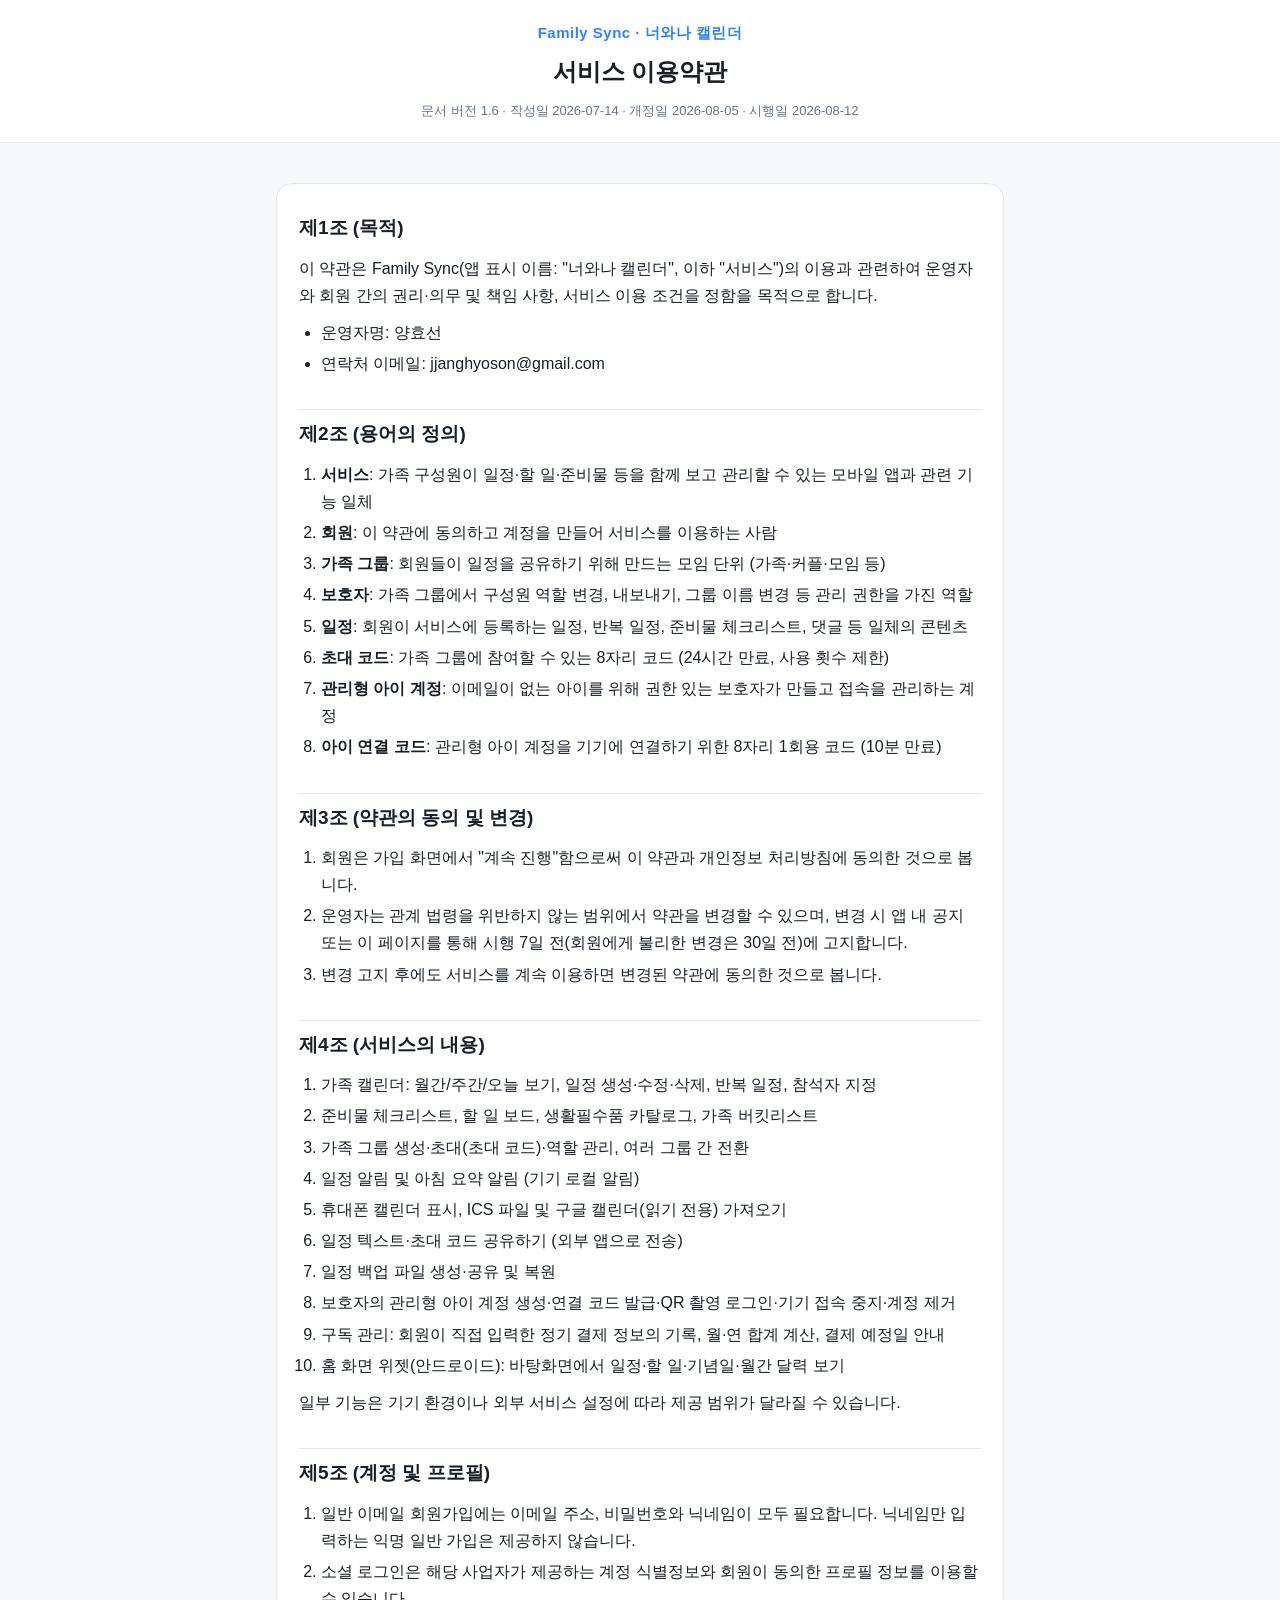
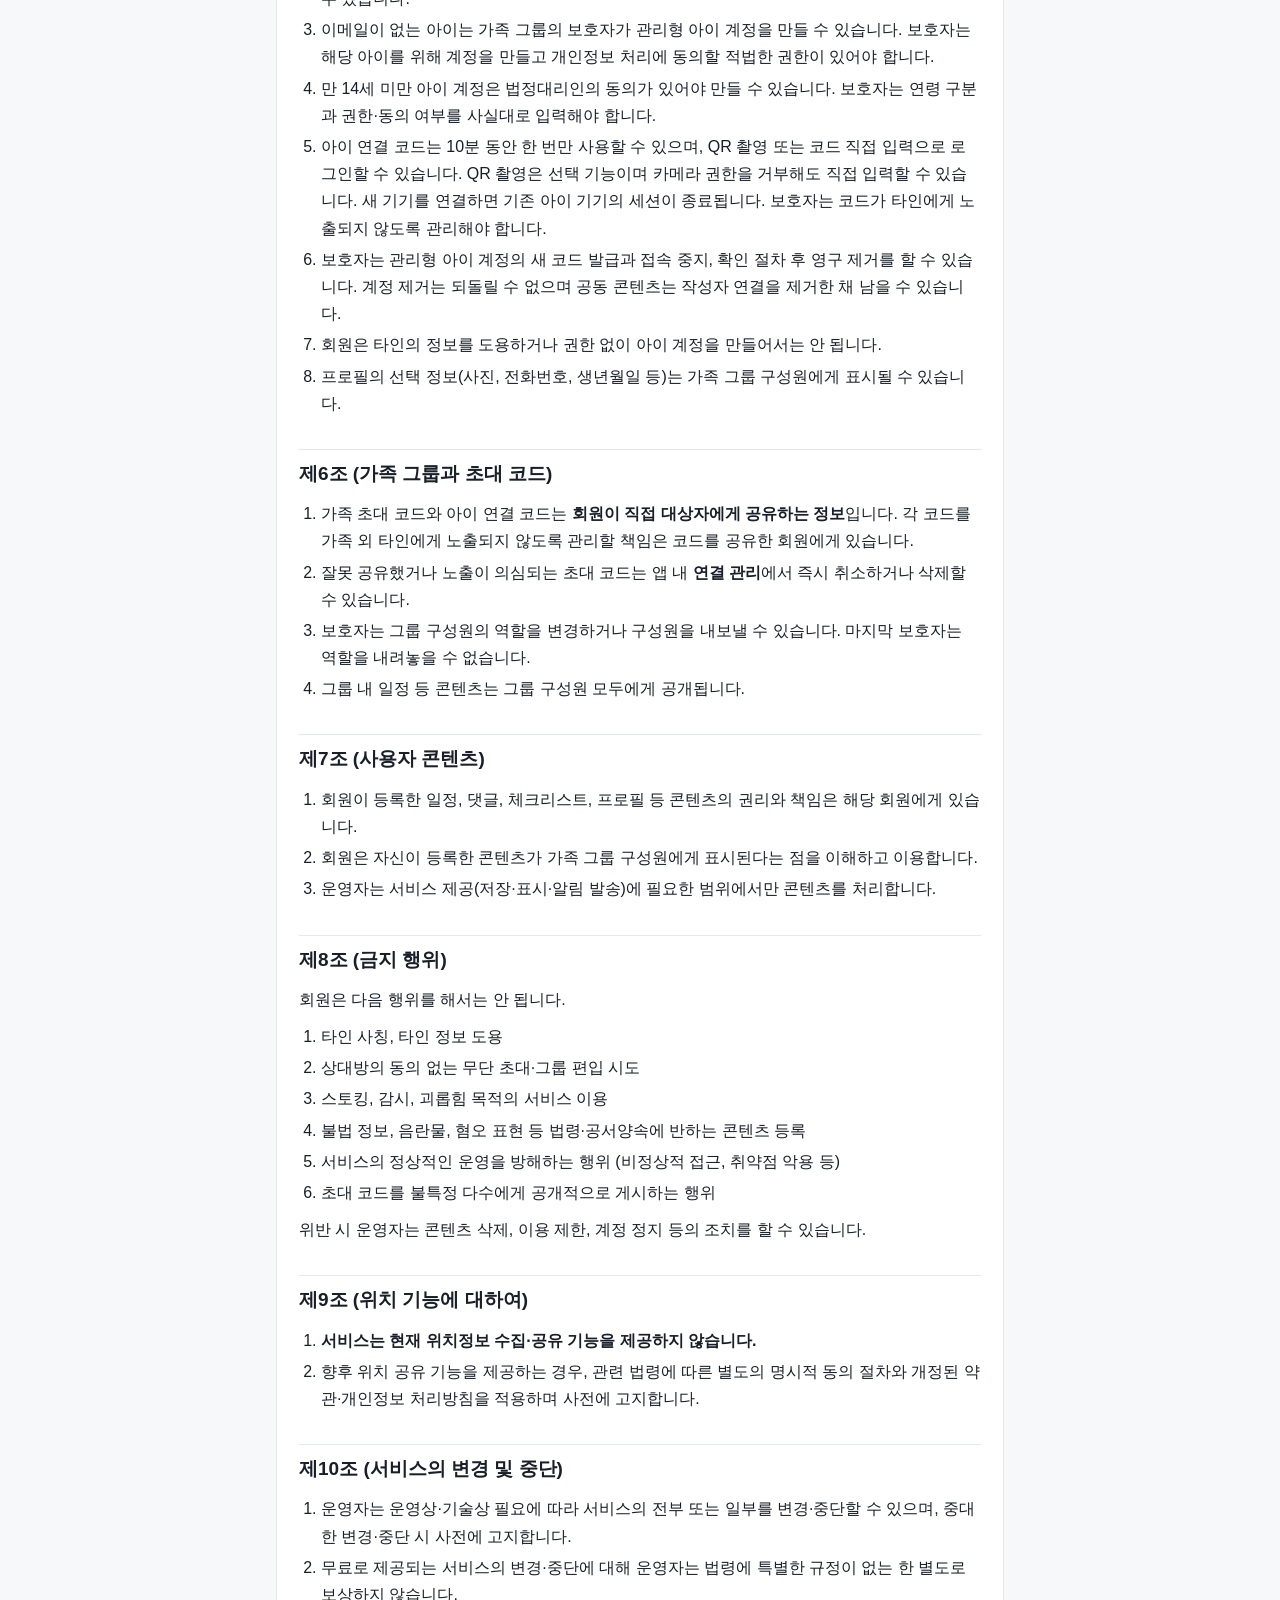
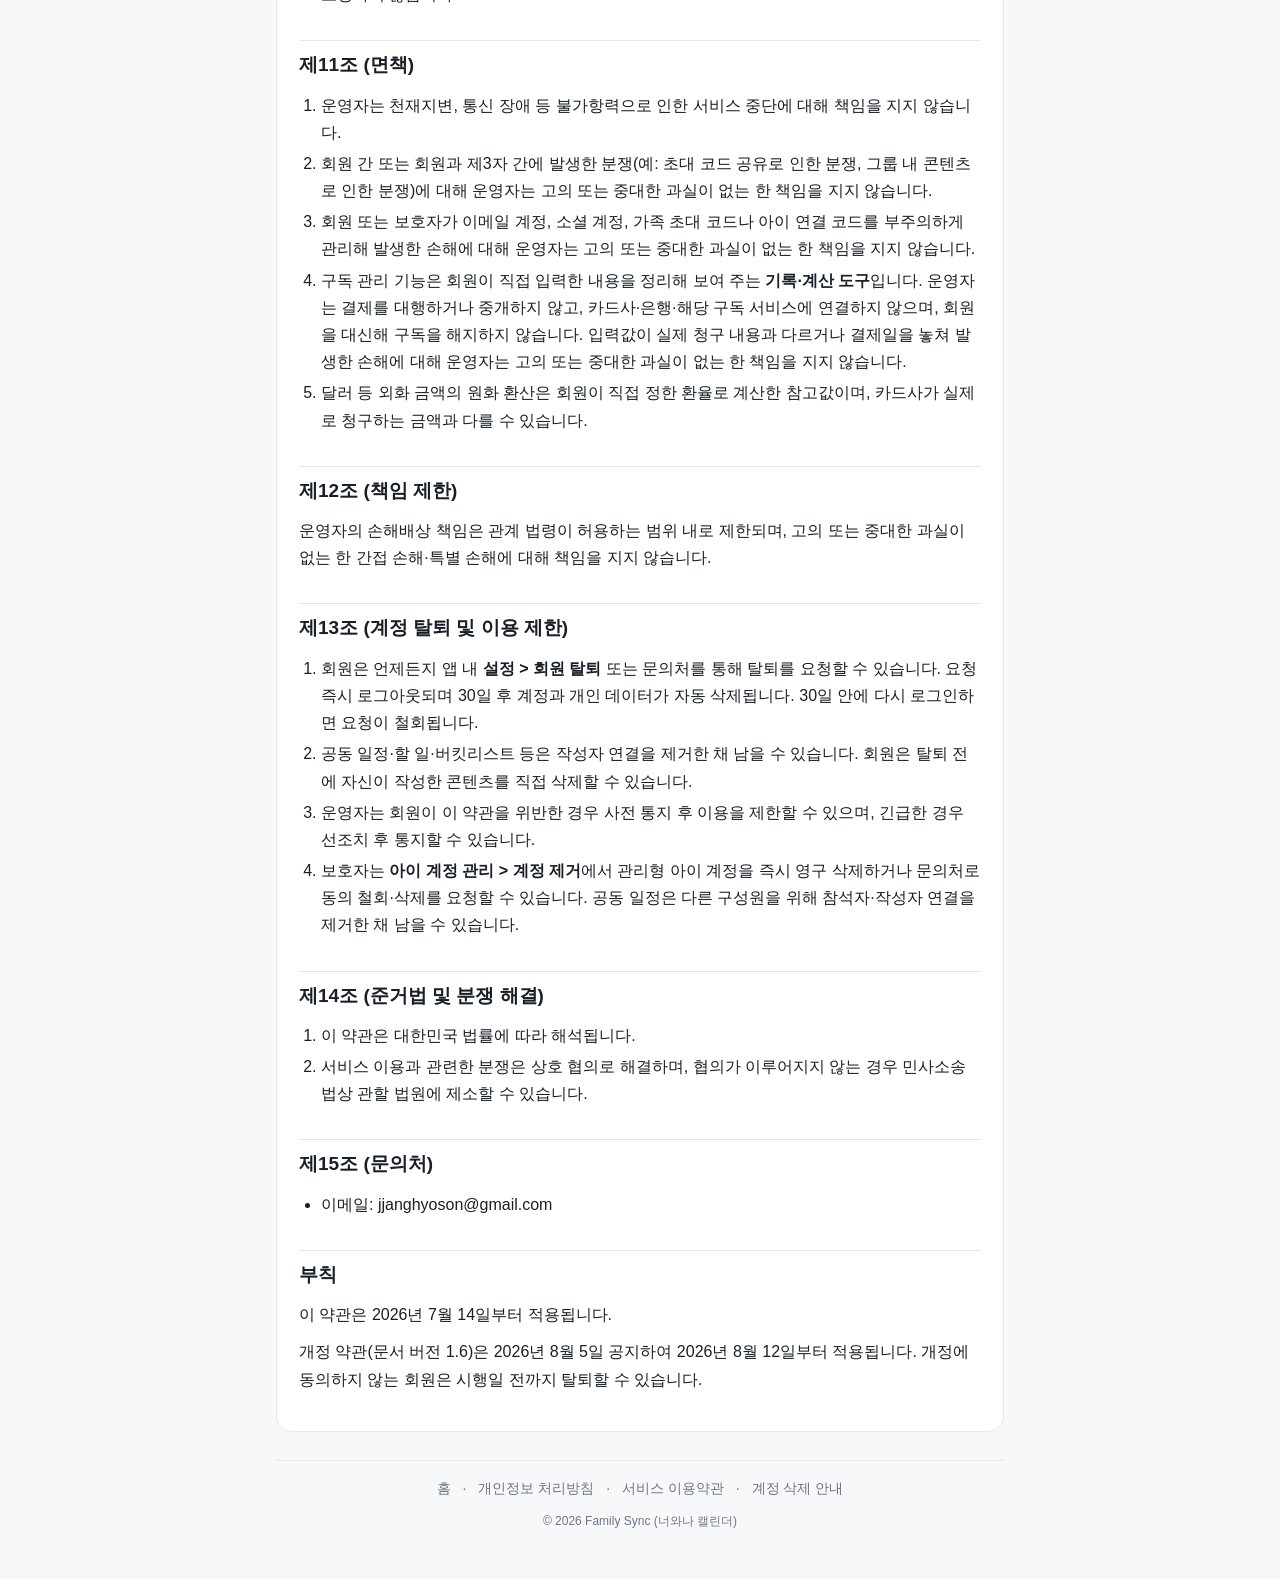
<file: terms-of-service.html>
<!DOCTYPE html>
<html lang="ko">
<head>
<meta charset="utf-8">
<meta name="viewport" content="width=device-width, initial-scale=1">
<title>서비스 이용약관 — Family Sync (너와나 캘린더)</title>
<link rel="stylesheet" href="assets/style.css">
</head>
<body>
<header class="site">
  <div class="brand">Family Sync · 너와나 캘린더</div>
  <h1>서비스 이용약관</h1>
  <div class="meta">문서 버전 1.6 · 작성일 2026-07-14 · 개정일 2026-08-05 · 시행일 2026-08-12</div>
</header>

<div class="container">
<main class="doc">

<h2>제1조 (목적)</h2>
<p>이 약관은 Family Sync(앱 표시 이름: "너와나 캘린더", 이하 "서비스")의 이용과 관련하여 운영자와 회원 간의 권리·의무 및 책임 사항, 서비스 이용 조건을 정함을 목적으로 합니다.</p>
<ul>
  <li>운영자명: 양효선</li>
  <li>연락처 이메일: jjanghyoson@gmail.com</li>
</ul>

<h2>제2조 (용어의 정의)</h2>
<ol>
  <li><strong>서비스</strong>: 가족 구성원이 일정·할 일·준비물 등을 함께 보고 관리할 수 있는 모바일 앱과 관련 기능 일체</li>
  <li><strong>회원</strong>: 이 약관에 동의하고 계정을 만들어 서비스를 이용하는 사람</li>
  <li><strong>가족 그룹</strong>: 회원들이 일정을 공유하기 위해 만드는 모임 단위 (가족·커플·모임 등)</li>
  <li><strong>보호자</strong>: 가족 그룹에서 구성원 역할 변경, 내보내기, 그룹 이름 변경 등 관리 권한을 가진 역할</li>
  <li><strong>일정</strong>: 회원이 서비스에 등록하는 일정, 반복 일정, 준비물 체크리스트, 댓글 등 일체의 콘텐츠</li>
  <li><strong>초대 코드</strong>: 가족 그룹에 참여할 수 있는 8자리 코드 (24시간 만료, 사용 횟수 제한)</li>
  <li><strong>관리형 아이 계정</strong>: 이메일이 없는 아이를 위해 권한 있는 보호자가 만들고 접속을 관리하는 계정</li>
  <li><strong>아이 연결 코드</strong>: 관리형 아이 계정을 기기에 연결하기 위한 8자리 1회용 코드 (10분 만료)</li>
</ol>

<h2>제3조 (약관의 동의 및 변경)</h2>
<ol>
  <li>회원은 가입 화면에서 "계속 진행"함으로써 이 약관과 개인정보 처리방침에 동의한 것으로 봅니다.</li>
  <li>운영자는 관계 법령을 위반하지 않는 범위에서 약관을 변경할 수 있으며, 변경 시 앱 내 공지 또는 이 페이지를 통해 시행 7일 전(회원에게 불리한 변경은 30일 전)에 고지합니다.</li>
  <li>변경 고지 후에도 서비스를 계속 이용하면 변경된 약관에 동의한 것으로 봅니다.</li>
</ol>

<h2>제4조 (서비스의 내용)</h2>
<ol>
  <li>가족 캘린더: 월간/주간/오늘 보기, 일정 생성·수정·삭제, 반복 일정, 참석자 지정</li>
  <li>준비물 체크리스트, 할 일 보드, 생활필수품 카탈로그, 가족 버킷리스트</li>
  <li>가족 그룹 생성·초대(초대 코드)·역할 관리, 여러 그룹 간 전환</li>
  <li>일정 알림 및 아침 요약 알림 (기기 로컬 알림)</li>
  <li>휴대폰 캘린더 표시, ICS 파일 및 구글 캘린더(읽기 전용) 가져오기</li>
  <li>일정 텍스트·초대 코드 공유하기 (외부 앱으로 전송)</li>
  <li>일정 백업 파일 생성·공유 및 복원</li>
  <li>보호자의 관리형 아이 계정 생성·연결 코드 발급·QR 촬영 로그인·기기 접속 중지·계정 제거</li>
  <li>구독 관리: 회원이 직접 입력한 정기 결제 정보의 기록, 월·연 합계 계산, 결제 예정일 안내</li>
  <li>홈 화면 위젯(안드로이드): 바탕화면에서 일정·할 일·기념일·월간 달력 보기</li>
</ol>
<p>일부 기능은 기기 환경이나 외부 서비스 설정에 따라 제공 범위가 달라질 수 있습니다.</p>

<h2>제5조 (계정 및 프로필)</h2>
<ol>
  <li>일반 이메일 회원가입에는 이메일 주소, 비밀번호와 닉네임이 모두 필요합니다. 닉네임만 입력하는 익명 일반 가입은 제공하지 않습니다.</li>
  <li>소셜 로그인은 해당 사업자가 제공하는 계정 식별정보와 회원이 동의한 프로필 정보를 이용할 수 있습니다.</li>
  <li>이메일이 없는 아이는 가족 그룹의 보호자가 관리형 아이 계정을 만들 수 있습니다. 보호자는 해당 아이를 위해 계정을 만들고 개인정보 처리에 동의할 적법한 권한이 있어야 합니다.</li>
  <li>만 14세 미만 아이 계정은 법정대리인의 동의가 있어야 만들 수 있습니다. 보호자는 연령 구분과 권한·동의 여부를 사실대로 입력해야 합니다.</li>
  <li>아이 연결 코드는 10분 동안 한 번만 사용할 수 있으며, QR 촬영 또는 코드 직접 입력으로 로그인할 수 있습니다. QR 촬영은 선택 기능이며 카메라 권한을 거부해도 직접 입력할 수 있습니다. 새 기기를 연결하면 기존 아이 기기의 세션이 종료됩니다. 보호자는 코드가 타인에게 노출되지 않도록 관리해야 합니다.</li>
  <li>보호자는 관리형 아이 계정의 새 코드 발급과 접속 중지, 확인 절차 후 영구 제거를 할 수 있습니다. 계정 제거는 되돌릴 수 없으며 공동 콘텐츠는 작성자 연결을 제거한 채 남을 수 있습니다.</li>
  <li>회원은 타인의 정보를 도용하거나 권한 없이 아이 계정을 만들어서는 안 됩니다.</li>
  <li>프로필의 선택 정보(사진, 전화번호, 생년월일 등)는 가족 그룹 구성원에게 표시될 수 있습니다.</li>
</ol>

<h2>제6조 (가족 그룹과 초대 코드)</h2>
<ol>
  <li>가족 초대 코드와 아이 연결 코드는 <strong>회원이 직접 대상자에게 공유하는 정보</strong>입니다. 각 코드를 가족 외 타인에게 노출되지 않도록 관리할 책임은 코드를 공유한 회원에게 있습니다.</li>
  <li>잘못 공유했거나 노출이 의심되는 초대 코드는 앱 내 <strong>연결 관리</strong>에서 즉시 취소하거나 삭제할 수 있습니다.</li>
  <li>보호자는 그룹 구성원의 역할을 변경하거나 구성원을 내보낼 수 있습니다. 마지막 보호자는 역할을 내려놓을 수 없습니다.</li>
  <li>그룹 내 일정 등 콘텐츠는 그룹 구성원 모두에게 공개됩니다.</li>
</ol>

<h2>제7조 (사용자 콘텐츠)</h2>
<ol>
  <li>회원이 등록한 일정, 댓글, 체크리스트, 프로필 등 콘텐츠의 권리와 책임은 해당 회원에게 있습니다.</li>
  <li>회원은 자신이 등록한 콘텐츠가 가족 그룹 구성원에게 표시된다는 점을 이해하고 이용합니다.</li>
  <li>운영자는 서비스 제공(저장·표시·알림 발송)에 필요한 범위에서만 콘텐츠를 처리합니다.</li>
</ol>

<h2>제8조 (금지 행위)</h2>
<p>회원은 다음 행위를 해서는 안 됩니다.</p>
<ol>
  <li>타인 사칭, 타인 정보 도용</li>
  <li>상대방의 동의 없는 무단 초대·그룹 편입 시도</li>
  <li>스토킹, 감시, 괴롭힘 목적의 서비스 이용</li>
  <li>불법 정보, 음란물, 혐오 표현 등 법령·공서양속에 반하는 콘텐츠 등록</li>
  <li>서비스의 정상적인 운영을 방해하는 행위 (비정상적 접근, 취약점 악용 등)</li>
  <li>초대 코드를 불특정 다수에게 공개적으로 게시하는 행위</li>
</ol>
<p>위반 시 운영자는 콘텐츠 삭제, 이용 제한, 계정 정지 등의 조치를 할 수 있습니다.</p>

<h2>제9조 (위치 기능에 대하여)</h2>
<ol>
  <li><strong>서비스는 현재 위치정보 수집·공유 기능을 제공하지 않습니다.</strong></li>
  <li>향후 위치 공유 기능을 제공하는 경우, 관련 법령에 따른 별도의 명시적 동의 절차와 개정된 약관·개인정보 처리방침을 적용하며 사전에 고지합니다.</li>
</ol>

<h2>제10조 (서비스의 변경 및 중단)</h2>
<ol>
  <li>운영자는 운영상·기술상 필요에 따라 서비스의 전부 또는 일부를 변경·중단할 수 있으며, 중대한 변경·중단 시 사전에 고지합니다.</li>
  <li>무료로 제공되는 서비스의 변경·중단에 대해 운영자는 법령에 특별한 규정이 없는 한 별도로 보상하지 않습니다.</li>
</ol>

<h2>제11조 (면책)</h2>
<ol>
  <li>운영자는 천재지변, 통신 장애 등 불가항력으로 인한 서비스 중단에 대해 책임을 지지 않습니다.</li>
  <li>회원 간 또는 회원과 제3자 간에 발생한 분쟁(예: 초대 코드 공유로 인한 분쟁, 그룹 내 콘텐츠로 인한 분쟁)에 대해 운영자는 고의 또는 중대한 과실이 없는 한 책임을 지지 않습니다.</li>
  <li>회원 또는 보호자가 이메일 계정, 소셜 계정, 가족 초대 코드나 아이 연결 코드를 부주의하게 관리해 발생한 손해에 대해 운영자는 고의 또는 중대한 과실이 없는 한 책임을 지지 않습니다.</li>
  <li>구독 관리 기능은 회원이 직접 입력한 내용을 정리해 보여 주는 <strong>기록·계산 도구</strong>입니다. 운영자는 결제를 대행하거나 중개하지 않고, 카드사·은행·해당 구독 서비스에 연결하지 않으며, 회원을 대신해 구독을 해지하지 않습니다. 입력값이 실제 청구 내용과 다르거나 결제일을 놓쳐 발생한 손해에 대해 운영자는 고의 또는 중대한 과실이 없는 한 책임을 지지 않습니다.</li>
  <li>달러 등 외화 금액의 원화 환산은 회원이 직접 정한 환율로 계산한 참고값이며, 카드사가 실제로 청구하는 금액과 다를 수 있습니다.</li>
</ol>

<h2>제12조 (책임 제한)</h2>
<p>운영자의 손해배상 책임은 관계 법령이 허용하는 범위 내로 제한되며, 고의 또는 중대한 과실이 없는 한 간접 손해·특별 손해에 대해 책임을 지지 않습니다.</p>

<h2>제13조 (계정 탈퇴 및 이용 제한)</h2>
<ol>
  <li>회원은 언제든지 앱 내 <strong>설정 &gt; 회원 탈퇴</strong> 또는 문의처를 통해 탈퇴를 요청할 수 있습니다. 요청 즉시 로그아웃되며 30일 후 계정과 개인 데이터가 자동 삭제됩니다. 30일 안에 다시 로그인하면 요청이 철회됩니다.</li>
  <li>공동 일정·할 일·버킷리스트 등은 작성자 연결을 제거한 채 남을 수 있습니다. 회원은 탈퇴 전에 자신이 작성한 콘텐츠를 직접 삭제할 수 있습니다.</li>
  <li>운영자는 회원이 이 약관을 위반한 경우 사전 통지 후 이용을 제한할 수 있으며, 긴급한 경우 선조치 후 통지할 수 있습니다.</li>
  <li>보호자는 <strong>아이 계정 관리 &gt; 계정 제거</strong>에서 관리형 아이 계정을 즉시 영구 삭제하거나 문의처로 동의 철회·삭제를 요청할 수 있습니다. 공동 일정은 다른 구성원을 위해 참석자·작성자 연결을 제거한 채 남을 수 있습니다.</li>
</ol>

<h2>제14조 (준거법 및 분쟁 해결)</h2>
<ol>
  <li>이 약관은 대한민국 법률에 따라 해석됩니다.</li>
  <li>서비스 이용과 관련한 분쟁은 상호 협의로 해결하며, 협의가 이루어지지 않는 경우 민사소송법상 관할 법원에 제소할 수 있습니다.</li>
</ol>

<h2>제15조 (문의처)</h2>
<ul>
  <li>이메일: jjanghyoson@gmail.com</li>
</ul>

<h2>부칙</h2>
<p>이 약관은 2026년 7월 14일부터 적용됩니다.</p>
<p>개정 약관(문서 버전 1.6)은 2026년 8월 5일 공지하여 2026년 8월 12일부터 적용됩니다. 개정에 동의하지 않는 회원은 시행일 전까지 탈퇴할 수 있습니다.</p>

</main>

<footer class="site">
  <nav>
    <a href="index.html">홈</a> ·
    <a href="privacy-policy.html">개인정보 처리방침</a> ·
    <a href="terms-of-service.html">서비스 이용약관</a> ·
    <a href="account-deletion.html">계정 삭제 안내</a>
  </nav>
  <div class="copyright">© 2026 Family Sync (너와나 캘린더)</div>
</footer>
</div>
</body>
</html>
</file>
<file: assets/style.css>
:root {
  --primary: #3182f6;
  --text: #191f28;
  --text-sub: #6b7684;
  --divider: #e5e8eb;
  --bg: #f7f8fa;
  --surface: #ffffff;
  --danger: #c62828;
}

* { box-sizing: border-box; margin: 0; padding: 0; }

body {
  font-family: "Apple SD Gothic Neo", "Noto Sans KR", "Malgun Gothic", sans-serif;
  background: var(--bg);
  color: var(--text);
  line-height: 1.7;
  font-size: 16px;
  -webkit-text-size-adjust: 100%;
}

.container {
  max-width: 760px;
  margin: 0 auto;
  padding: 20px 16px 48px;
}

header.site {
  background: var(--surface);
  border-bottom: 1px solid var(--divider);
  padding: 20px 16px;
  text-align: center;
}
header.site .brand {
  font-size: 15px;
  color: var(--primary);
  font-weight: 700;
  letter-spacing: 0.5px;
}
header.site h1 {
  font-size: 24px;
  margin-top: 6px;
  font-weight: 700;
}
header.site .meta {
  margin-top: 8px;
  font-size: 13px;
  color: var(--text-sub);
}

main.doc {
  background: var(--surface);
  border: 1px solid var(--divider);
  border-radius: 16px;
  padding: 28px 22px;
  margin-top: 20px;
}

main.doc h2 {
  font-size: 19px;
  margin: 32px 0 10px;
  padding-top: 8px;
  border-top: 1px solid var(--divider);
}
main.doc h2:first-child { margin-top: 0; border-top: none; padding-top: 0; }
main.doc h3 { font-size: 16px; margin: 20px 0 8px; }
main.doc p { margin: 10px 0; }
main.doc ul, main.doc ol { margin: 10px 0 10px 22px; }
main.doc li { margin: 4px 0; }

main.doc table {
  width: 100%;
  border-collapse: collapse;
  margin: 12px 0;
  font-size: 14px;
}
main.doc th, main.doc td {
  border: 1px solid var(--divider);
  padding: 8px 10px;
  text-align: left;
  vertical-align: top;
}
main.doc th { background: var(--bg); font-weight: 600; }
.table-wrap { overflow-x: auto; }

main.doc a { color: var(--primary); }
main.doc blockquote {
  margin: 16px 0;
  padding: 12px 14px;
  background: #fff8e6;
  border-left: 4px solid #e6a700;
  border-radius: 6px;
  font-size: 14px;
  color: #5c4a00;
}
.todo { color: var(--danger); font-weight: 600; }

/* index cards */
.cards { display: grid; gap: 14px; margin-top: 20px; }
.card {
  display: block;
  background: var(--surface);
  border: 1px solid var(--divider);
  border-radius: 16px;
  padding: 20px;
  text-decoration: none;
  color: var(--text);
}
.card:hover { border-color: var(--primary); }
.card .icon { font-size: 26px; }
.card h2 { font-size: 18px; margin: 8px 0 4px; }
.card p { font-size: 14px; color: var(--text-sub); }

footer.site {
  margin-top: 28px;
  padding-top: 16px;
  border-top: 1px solid var(--divider);
  font-size: 14px;
  color: var(--text-sub);
  text-align: center;
}
footer.site nav a {
  color: var(--text-sub);
  text-decoration: none;
  margin: 0 8px;
}
footer.site nav a:hover { color: var(--primary); }
footer.site .copyright { margin-top: 10px; font-size: 12px; }

@media (max-width: 480px) {
  body { font-size: 15px; }
  main.doc { padding: 20px 14px; }
  header.site h1 { font-size: 21px; }
}
</file>
